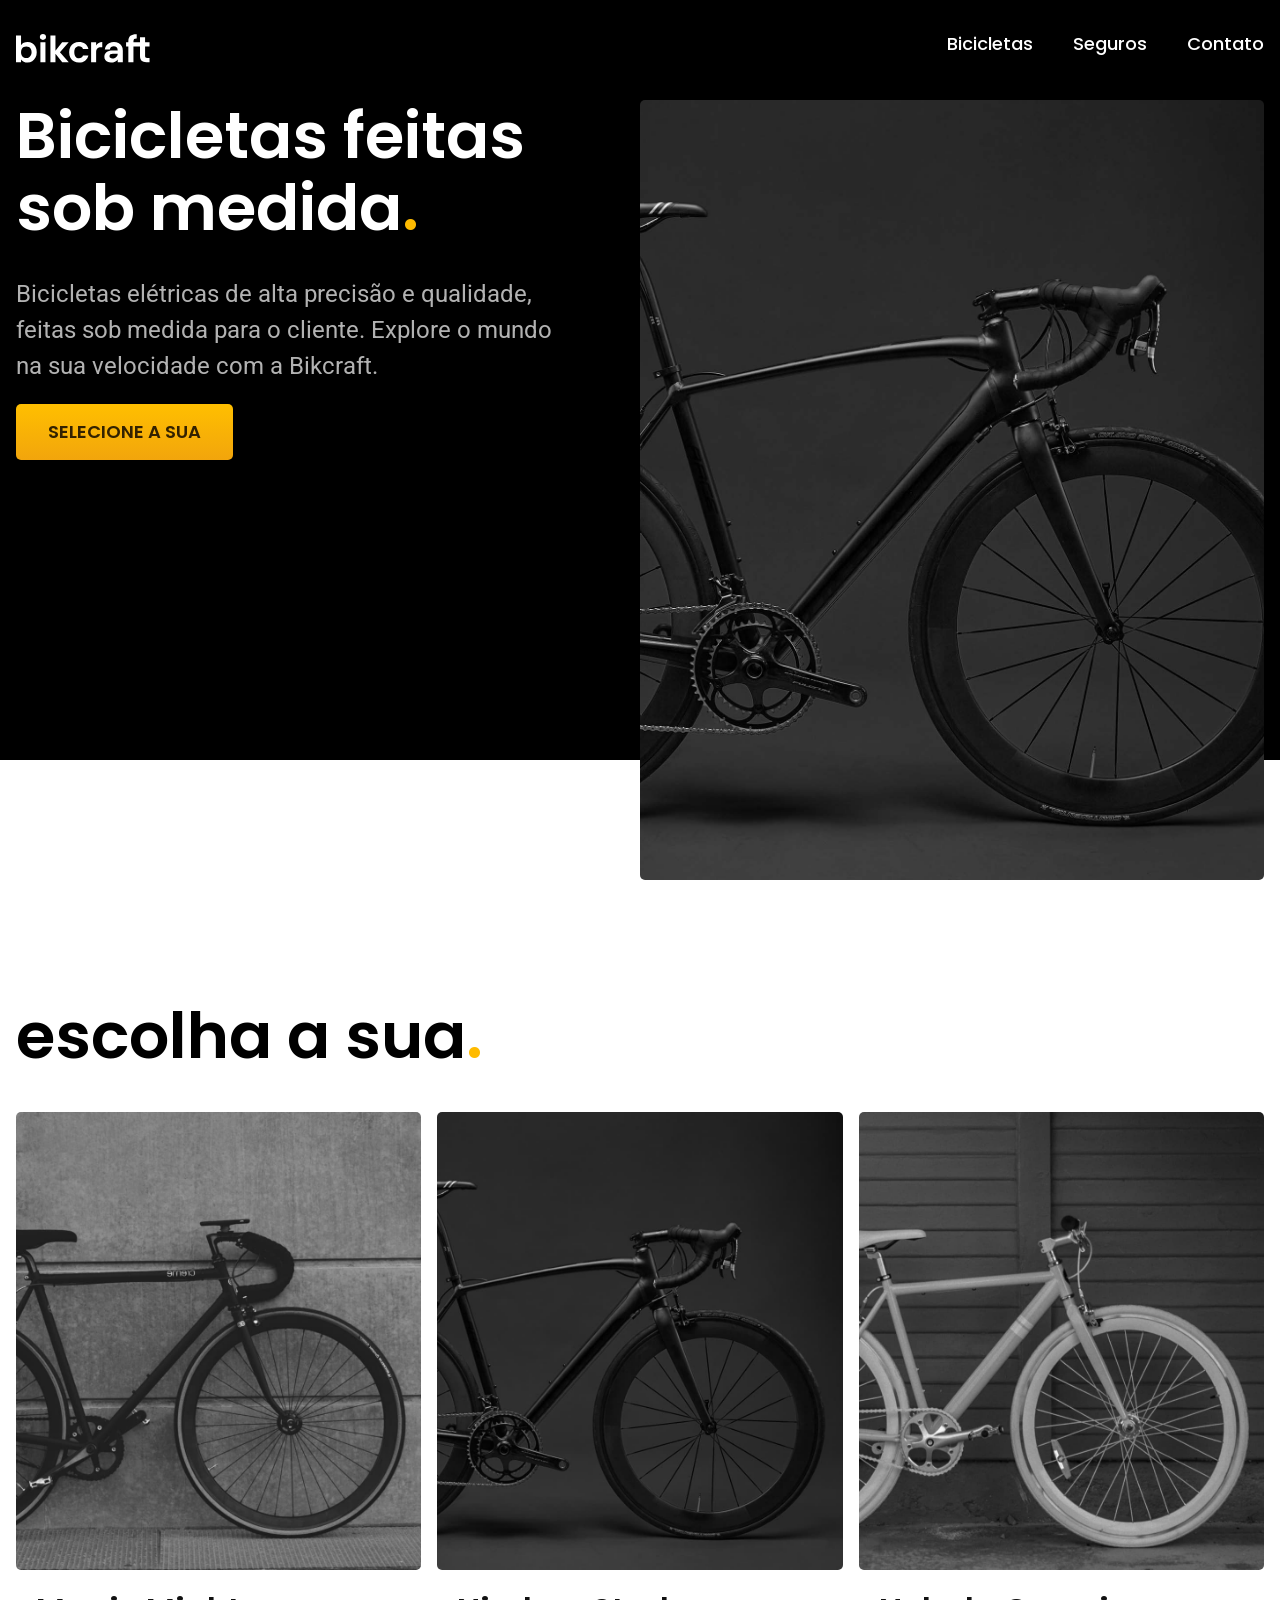
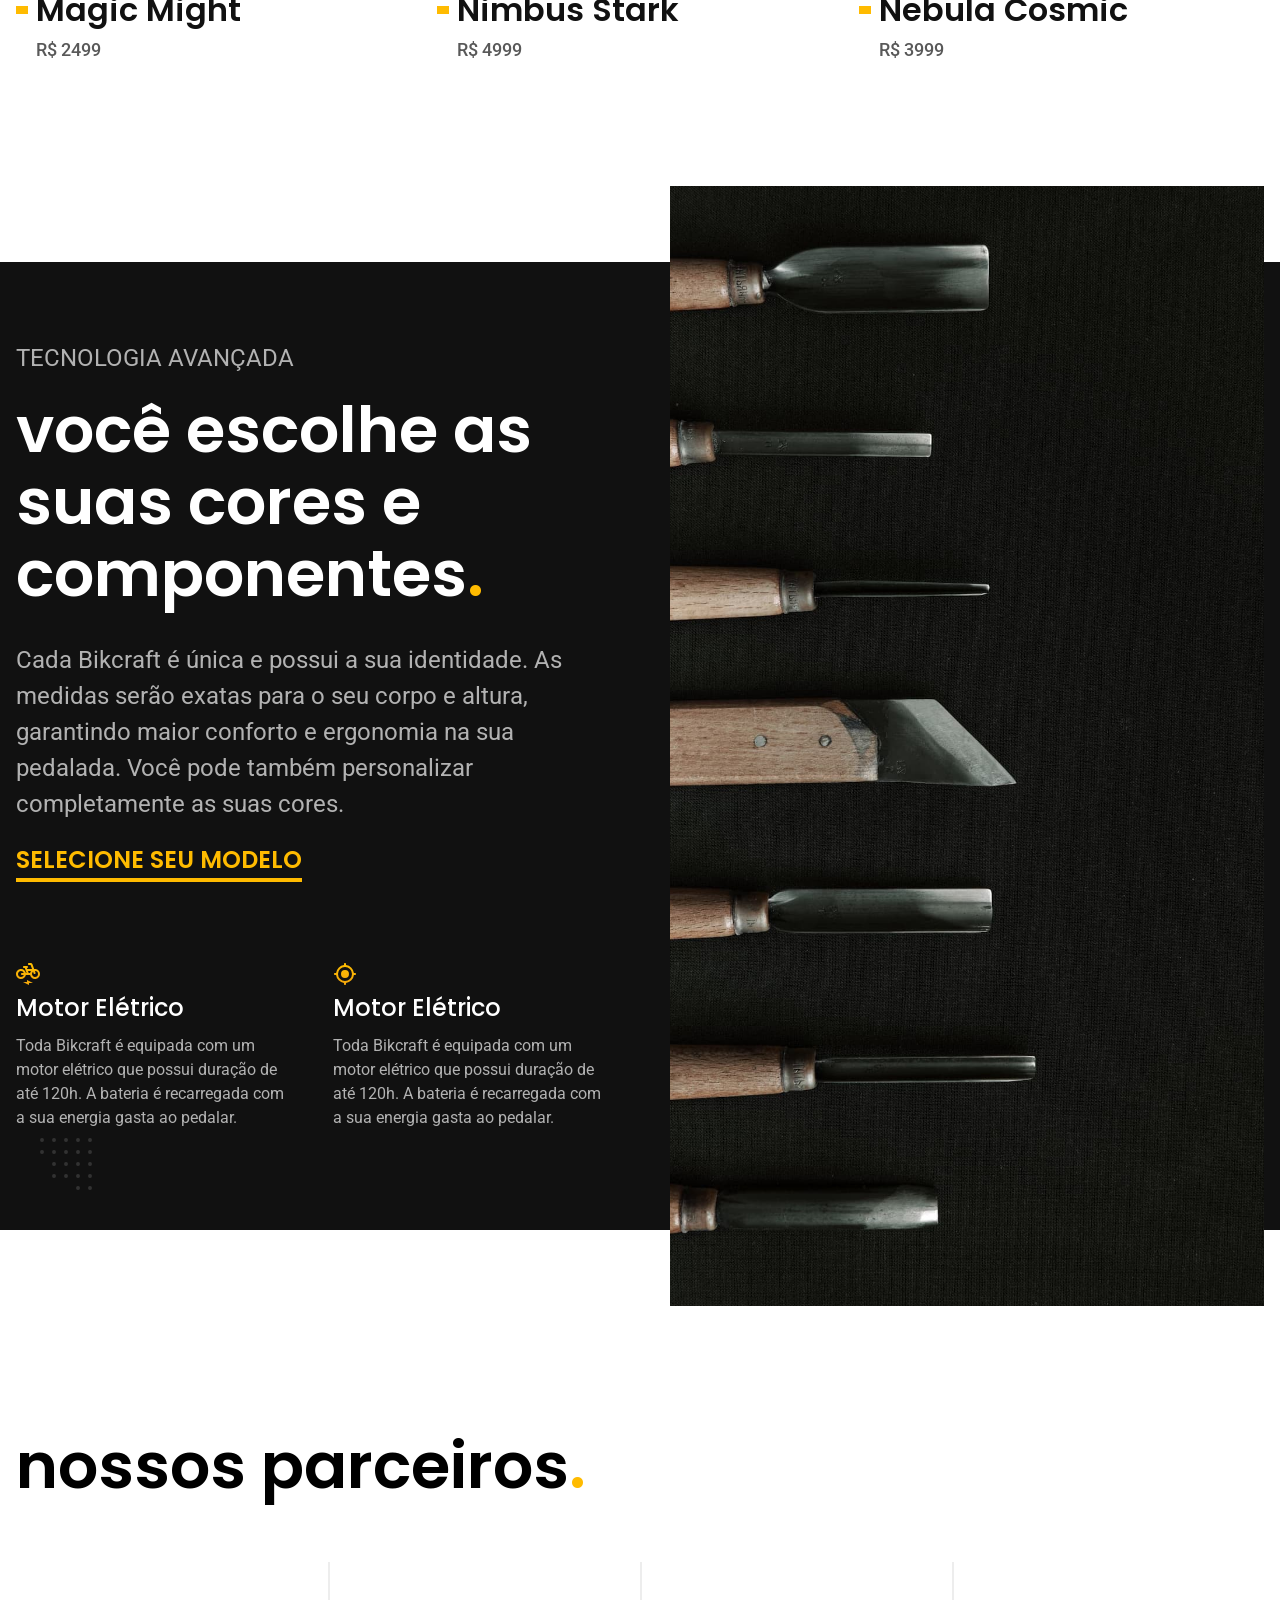
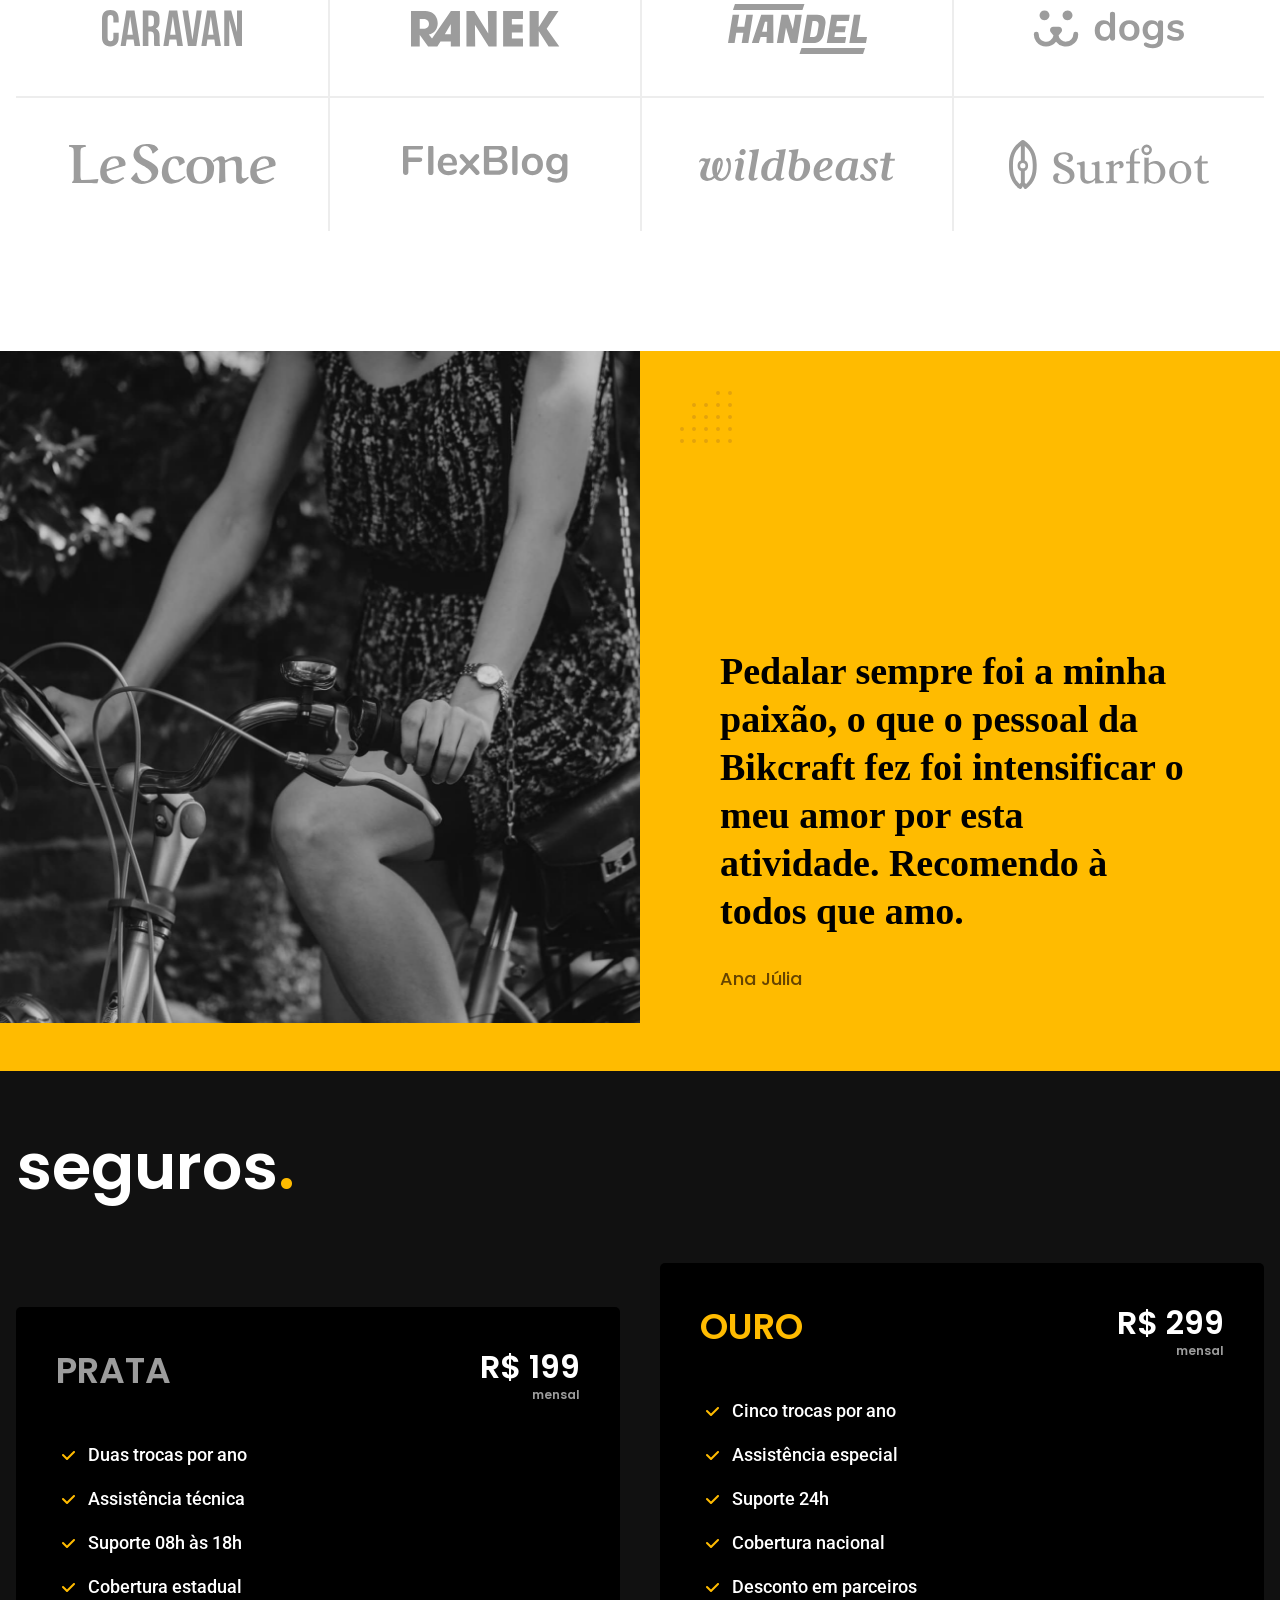
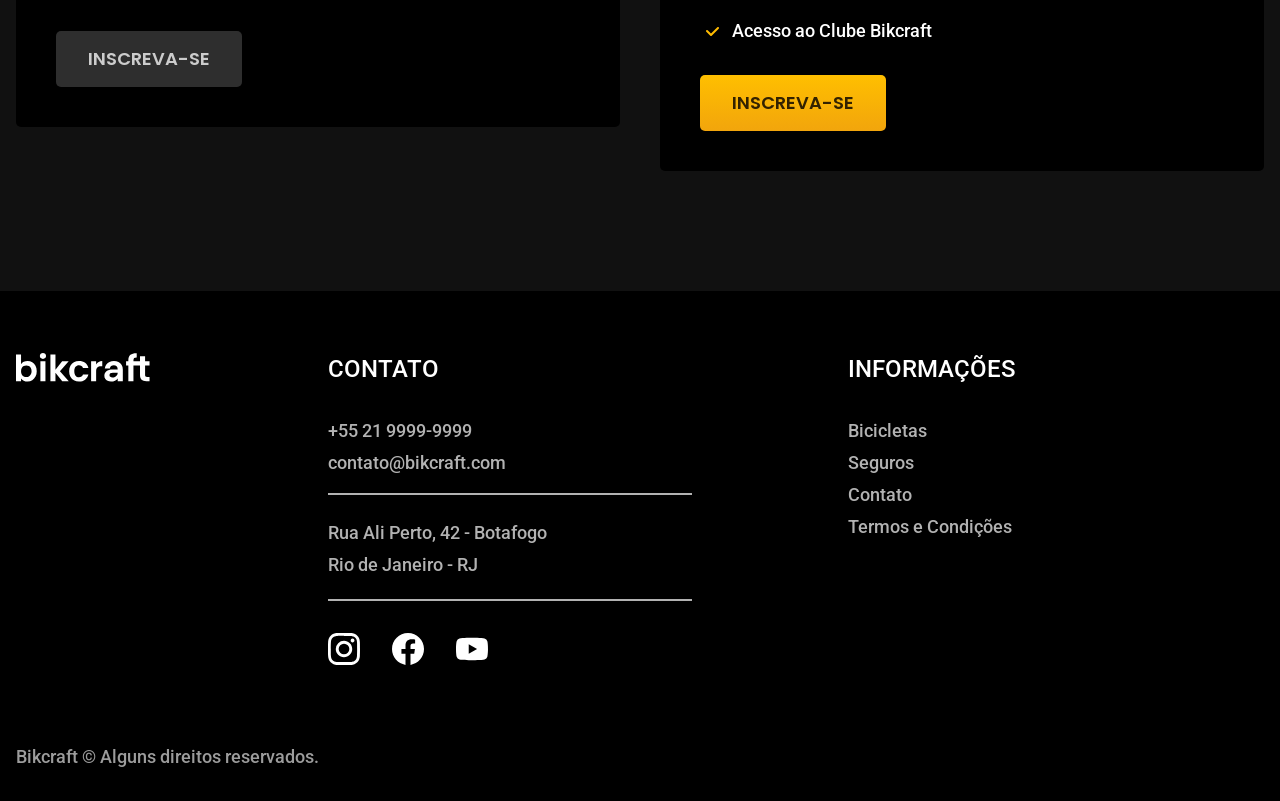
<file: index.html>
<!DOCTYPE html>
<html lang="pt-br">

<head>
  <meta charset="UTF-8">
  <meta name="viewport" content="width=device-width, initial-scale=1.0">
  <title>Bikcraft</title>
  <meta name="description" content="Bicicletas elétricas de alta precisão e qualidade,  feitas sob medida para o cliente. Explore o mundo na sua velocidade com a Bikcraft.">

  <link rel="preconnect" href="https://fonts.googleapis.com">
  <link rel="preconnect" href="https://fonts.gstatic.com" crossorigin>
  <link href="https://fonts.googleapis.com/css2?family=Poppins&family=Roboto:ital,wght@1,100..900&display=swap" rel="stylesheet">
  <link rel="stylesheet" href="css/style.css">
</head>

<body>
  <header class="header-desktop">
    <div class="container row  space-between">
      <a class="header__logo " href="/index.html">
        <img src="/img/bikcraft.svg" alt="logo bikcraft">
      </a>
      <nav class="header__nav">
        <ul class="header__list row gap-40 font-1-m">
          <li class="header__list-itens"><a href="/bicicletas.html">Bicicletas</a></li>
          <li class="header__list-itens"><a href="/seguros.html">Seguros</a></li>
          <li class="header__list-itens"><a href="/contato.html">Contato</a></li>
        </ul>
        <div class="header__hamburguer">
          <span></span>
          <span></span>
        </div>
      </nav>
    </div>
    <!-- <div class="overlay-mobile">
    <div>
      <nav class="header__nav">
        <ul class="header__list">
          <li class="header__list-itens"><a href="/bicicletas.html">Bicicletas</a></li>
          <li class="header__list-itens"><a href="/seguros.html">Seguros</a></li>
          <li class="header__list-itens"><a href="/contato.html">Contato</a></li>
        </ul>
      </nav>
    </div>
  </div> -->
  </header>

  <section class="hero">
    <div class="container row space-between gap-88">
      <div class="hero__div">
        <h1 class="font-1-xxl">Bicicletas feitas sob medida<span>.</span></h1>
        <p class="font-2-l">Bicicletas elétricas de alta precisão e qualidade, feitas sob medida para o cliente. Explore o mundo na sua velocidade com a Bikcraft.</p>
        <a href="" class="btn-gradient">Selecione a sua</a>
      </div>
      <img class="hero-img" src="/img/fotos/introducao.jpg" alt="imagem de uma bicicleta toda preta feita de carbono">
    </div>
  </section>

  <article class="section-bike">
    <div class="container column gap-40">
      <div>
        <h2 class="font-1-xxl">escolha a sua<span>.</span></h2>
      </div>
      <div class="bike__div-cards row gap-16">
        <div class="bike__cards ">
          <a href="http://">
            <div class="bike__cards-img"><img src="/img/bicicletas/magic-home.jpg" alt=""></div>
            <div class="bike__cards-price">
              <h3 class="font-1-xl">Magic Might</h3>
              <p class="font-2-m">R$ 2499</p>
            </div>
          </a>
        </div>

        <div class="bike__cards">
          <a href="http://">
            <div class="bike__cards-img"><img src="/img/bicicletas/nimbus-home.jpg" alt=""></div>
            <div class="bike__cards-price">
              <h3 class="font-1-xl">Nimbus Stark</h3>
              <p class="font-2-m">R$ 4999</p>
            </div>
          </a>
        </div>

        <div class="bike__cards">
          <a href="http://">
            <div class="bike__cards-img"><img src="/img/bicicletas/nebula-home.jpg" alt=""></div>
            <div class="bike__cards-price">
              <h3 class="font-1-xl">Nebula Cosmic</h3>
              <p class="font-2-m">R$ 3999</p>
            </div>
          </a>
        </div>
      </div>
    </div>
  </article>

  <article class="tecnology">
    <div class="container row center gap-60">
      <div class="tecnology__div-text">
        <p class="tecnology__p-uper">Tecnologia Avançada</p>
        <h2 class="font-1-xxl">você escolhe as suas cores e componentes<span>.</span></h2>
        <p class="font-2-l">Cada Bikcraft é única e possui a sua identidade. As medidas serão exatas para o seu corpo e altura, garantindo maior conforto e ergonomia na sua pedalada. Você pode também personalizar completamente as suas cores.</p>
        <a href="" class="btn-underline">Selecione seu modelo</a>
        <div class="row gap-40 start">
          <div class="tecnology__card-qualities">
            <img src="/img/icones/eletrica.svg" alt="">
            <h3 class="font-1-l">Motor Elétrico</h3>
            <p class="font-2-s">Toda Bikcraft é equipada com um motor elétrico que possui duração de até 120h. A bateria é recarregada com a sua energia gasta ao pedalar.</p>
          </div>

          <div class="tecnology__card-qualities">
            <img src="/img/icones/rastreador.svg" alt="">
            <h3 class="font-1-l">Motor Elétrico</h3>
            <p class="font-2-s">Toda Bikcraft é equipada com um motor elétrico que possui duração de até 120h. A bateria é recarregada com a sua energia gasta ao pedalar.</p>
          </div>
        </div>
      </div>
      <div class="tecnology__img">
        <img src="/img/fotos/tecnologia.jpg" alt="imagem de uma bicicleta toda preta feita de carbono">
      </div>
    </div>
  </article>

  <section class="partnes" aria-label="Nossos parceiros">
    <div class="container">
      <div>
        <h2 class="font-1-xxl">nossos parceiros<span>.</span></h2>
      </div>
      <ul>
        <li><img src="/img/parceiros/caravan.svg" alt="caravan"></li>
        <li><img src="/img/parceiros/ranek.svg" alt="ranek"></li>
        <li><img src="/img/parceiros/handel.svg" alt="handel"></li>
        <li><img src="/img/parceiros/dogs.svg" alt="dogs"></li>
        <li><img src="/img/parceiros/lescone.svg" alt="lescone"></li>
        <li><img src="/img/parceiros/flexblog.svg" alt="caravan"></li>
        <li><img src="/img/parceiros/wildbeast.svg" alt="wildbeast"></li>
        <li><img src="/img/parceiros/surfbot.svg" alt="surfbot"></li>
      </ul>
    </div>
  </section>

  <section class="testimonials" aria-label="Depoimento">
    <div class="testimonials__img"><img src="/img/fotos/depoimento.jpg" alt="mulher pedalando"></div>
    <div class="container column end">
      <div class="column testimonials__div">
        <p>Pedalar sempre foi a minha paixão, o que o pessoal da Bikcraft fez foi intensificar o meu amor por esta atividade. Recomendo à todos que amo.</p>
        <span class="font-1-m">Ana Júlia</span>
      </div>
    </div>
  </section>

  <article class="insurance">
    <div class="container">
      <div>
        <h2 class="font-1-xxl g0">seguros<span>.</span></h2>
      </div>

      <div class="insurance__cards-price row gap-40 center">

        <div class="insurance__price column gap-40">
          <div class="row space-between">
            <h3 class="g6">PRATA</h3>
            <span class="font-1-xl g0">R$ 199</span>
          </div>
          <div class="column gap-32 start">
            <ul class="font-2-m g0 gap-20 column">
              <li>Duas trocas por ano</li>
              <li>Assistência técnica</li>
              <li>Suporte 08h às 18h</li>
              <li>Cobertura estadual</li>
            </ul>
            <a href="http://" class="btn-insurance-silver">INSCREVA-SE</a>
          </div>
        </div>

        <div class="insurance__price column gap-40">
          <div class="row space-between">
            <h3 class="p5">OURO</h3>
            <span class="font-1-xl g0">R$ 299</span>
          </div>
          <div class="column gap-32 start">
            <ul class="font-2-m g0 gap-20 column ">
              <li>Cinco trocas por ano</li>
              <li>Assistência especial</li>
              <li>Suporte 24h</li>
              <li>Cobertura nacional</li>
              <li>Desconto em parceiros</li>
              <li>Acesso ao Clube Bikcraft</li>
            </ul>
            <a href="http://" class="btn-gradient">INSCREVA-SE</a>
          </div>
        </div>

      </div>
    </div>
  </article>

  <footer>
    <div class="container">
      <div>
        <img src="/img/bikcraft.svg" alt="logo bikcraft">
      </div>
      <div class="footer__contact column gap-32">
        <h3 class="font-2-l-b g0 uppercase">Contato</h3>
        <ul class="font-2-m g5 column gap-8">
          <li>+55 21 9999-9999</li>
          <li>contato@bikcraft.com</li>
          <li>Rua Ali Perto, 42 - Botafogo</li>
          <li>Rio de Janeiro - RJ</li>
        </ul>
        <div class="social-icons row gap-32">
          <img src="/img/redes/instagram.svg" alt="">
          <img src="/img/redes/facebook.svg" alt="">
          <img src="/img/redes/youtube.svg" alt="">
        </div>
      </div>
      <div class="column gap-32">
        <h3 class="font-2-l-b uppercase g0">Informações</h3>
        <nav>
          <ul class="font-2-m g5 column gap-8">
            <li><a href="./bicicletas.html">Bicicletas</a></li>
            <li><a href="./seguros.html">Seguros</a></li>
            <li><a href="./contato.html">Contato</a></li>
            <li><a href="./termos.html">Termos e Condições</a></li>
          </ul>
        </nav>
      </div>
      <div class="footer__politicas">
        <p class="font-2-m g6">Bikcraft © Alguns direitos reservados.</p>
      </div>
    </div>
  </footer>
</body>

</html>
</file>
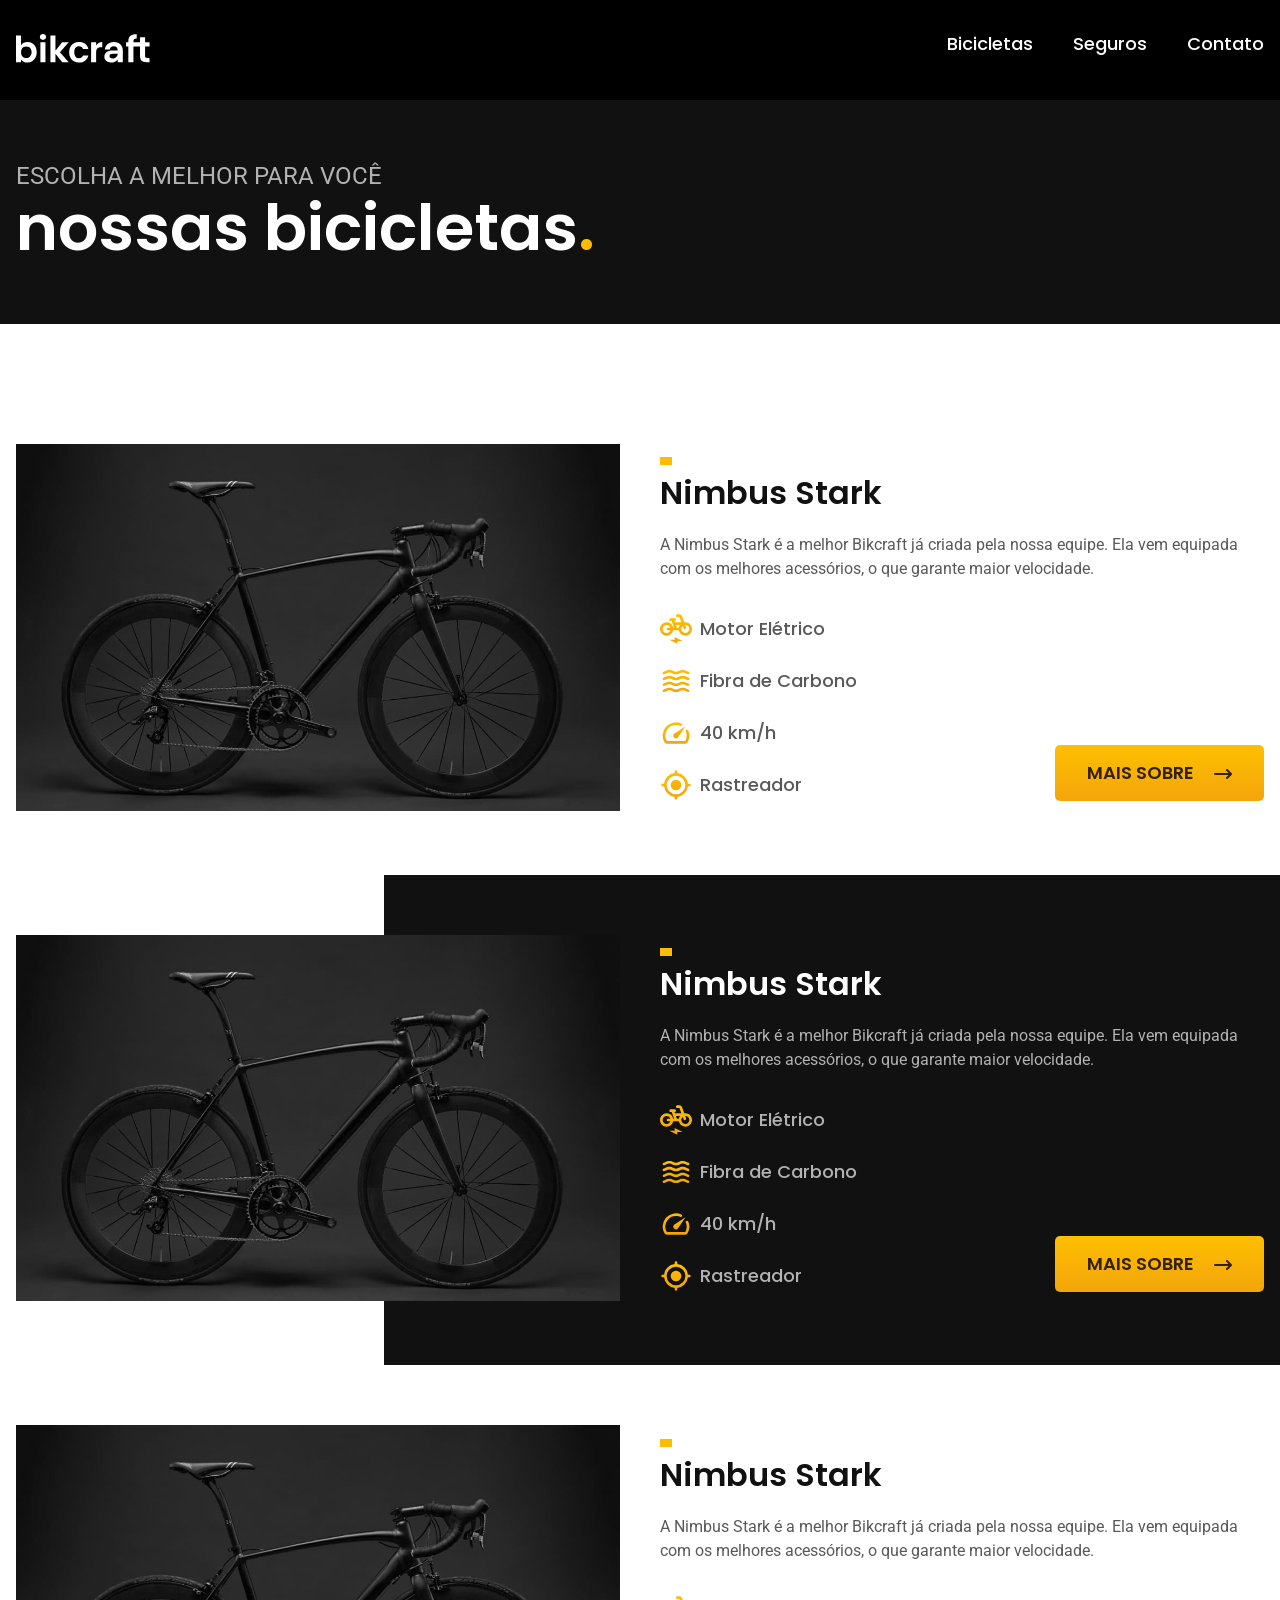
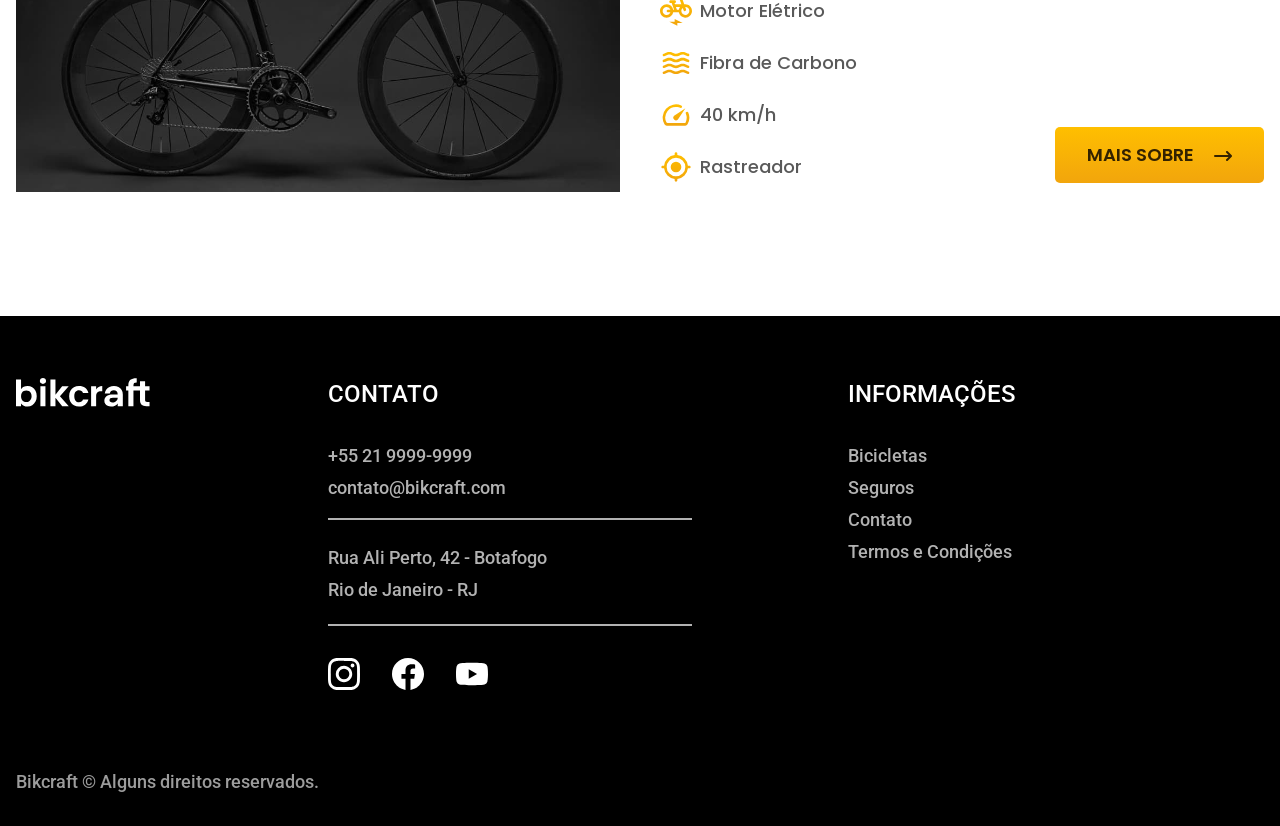
<file: bicicletas.html>
<!DOCTYPE html>
<html lang="pt-br">

<head>
  <meta charset="UTF-8">
  <meta name="viewport" content="width=device-width, initial-scale=1.0">
  <title>Bikcraft</title>
  <meta name="description" content="">

  <link rel="preconnect" href="https://fonts.googleapis.com">
  <link rel="preconnect" href="https://fonts.gstatic.com" crossorigin>
  <link href="https://fonts.googleapis.com/css2?family=Poppins&family=Roboto:ital,wght@1,100..900&display=swap" rel="stylesheet">
  <link rel="stylesheet" href="css/style.css">
</head>

<body>
  <header class="header-desktop">
    <div class="container row  space-between">
      <a class="header__logo " href="/index.html">
        <img src="/img/bikcraft.svg" alt="logo bikcraft">
      </a>
      <nav class="header__nav">
        <ul class="header__list row gap-40 font-1-m">
          <li class="header__list-itens"><a href="/bicicletas.html">Bicicletas</a></li>
          <li class="header__list-itens"><a href="/seguros.html">Seguros</a></li>
          <li class="header__list-itens"><a href="/contato.html">Contato</a></li>
        </ul>
        <div class="header__hamburguer">
          <span></span>
          <span></span>
        </div>
      </nav>
    </div>
    <!-- <div class="overlay-mobile">
    <div>
      <nav class="header__nav">
        <ul class="header__list">
          <li class="header__list-itens"><a href="/bicicletas.html">Bicicletas</a></li>
          <li class="header__list-itens"><a href="/seguros.html">Seguros</a></li>
          <li class="header__list-itens"><a href="/contato.html">Contato</a></li>
        </ul>
      </nav>
    </div>
  </div> -->
  </header>

  <section class="hero--bike">
    <div class="container">
      <div>
        <p class="tecnology__p-uper">Escolha a melhor para você</p>
        <h2 class="font-1-xxl g0">nossas bicicletas<span>.</span></h2>
      </div>
    </div>
  </section>

  <section class="informations-bike column gap-60">
    <!-- CARD 1 -->
    <div class="informations__card-bike container gap-40">
      <div><img src="/img/bicicletas/nimbus.jpg" alt=""></div>
      <div class="informations__text column gap-32">
        <div class="column gap-20">
          <h3 class=" font-1-xl g11">Nimbus Stark</h3>
          <p class="font-2-s g8">A Nimbus Stark é a melhor Bikcraft já criada pela nossa equipe. Ela vem equipada com os melhores acessórios, o que garante maior velocidade.</p>
        </div>
        <div class="row space-between end">
          <ul class="column gap-20 font-1-m g8">
            <li><img src="/img/icones/eletrica.svg" alt="">Motor Elétrico</li>
            <li><img src="/img/icones/carbono.svg" alt="">Fibra de Carbono</li>
            <li><img src="/img/icones/velocidade.svg" alt="">40 km/h</li>
            <li><img src="/img/icones/rastreador.svg" alt="">Rastreador</li>
          </ul>
          <a href="" class="btn-gradient">Mais Sobre
            <span class="">
              <img class="btn-gradient__arrow" src="/img/icones/seta.svg" alt="">
            </span>
          </a>
        </div>
      </div>
    </div>

    <!-- CARD 2 -->
    <div class="bg__card-bike">
      <div class="informations__card-bike container gap-40">
        <div><img src="/img/bicicletas/nimbus.jpg" alt=""></div>
        <div class="informations__text column gap-32">
          <div class="column gap-20">
            <h3 class=" font-1-xl g0">Nimbus Stark</h3>
            <p class="font-2-s g5">A Nimbus Stark é a melhor Bikcraft já criada pela nossa equipe. Ela vem equipada com os melhores acessórios, o que garante maior velocidade.</p>
          </div>
          <div class="row space-between end">
            <ul class="column gap-20 font-1-m g5">
              <li><img src="/img/icones/eletrica.svg" alt="">Motor Elétrico</li>
              <li><img src="/img/icones/carbono.svg" alt="">Fibra de Carbono</li>
              <li><img src="/img/icones/velocidade.svg" alt="">40 km/h</li>
              <li><img src="/img/icones/rastreador.svg" alt="">Rastreador</li>
            </ul>
            <a href="" class="btn-gradient">Mais Sobre
              <span class="">
                <img class="btn-gradient__arrow" src="/img/icones/seta.svg" alt="">
              </span>
            </a>
          </div>
        </div>
      </div>
    </div>
    <!-- CARD 3 -->
    <div class="informations__card-bike container gap-40">
      <div><img src="/img/bicicletas/nimbus.jpg" alt=""></div>
      <div class="informations__text column gap-32">
        <div class="column gap-20">
          <h3 class=" font-1-xl g11">Nimbus Stark</h3>
          <p class="font-2-s g8">A Nimbus Stark é a melhor Bikcraft já criada pela nossa equipe. Ela vem equipada com os melhores acessórios, o que garante maior velocidade.</p>
        </div>
        <div class="row space-between end">
          <ul class="column gap-20 font-1-m g8">
            <li><img src="/img/icones/eletrica.svg" alt="">Motor Elétrico</li>
            <li><img src="/img/icones/carbono.svg" alt="">Fibra de Carbono</li>
            <li><img src="/img/icones/velocidade.svg" alt="">40 km/h</li>
            <li><img src="/img/icones/rastreador.svg" alt="">Rastreador</li>
          </ul>
          <a href="" class="btn-gradient">Mais Sobre
            <span class="">
              <img class="btn-gradient__arrow" src="/img/icones/seta.svg" alt="">
            </span>
          </a>
        </div>
      </div>
    </div>
  </section>

  <footer>
    <div class="container">
      <div>
        <img src="/img/bikcraft.svg" alt="logo bikcraft">
      </div>
      <div class="footer__contact column gap-32">
        <h3 class="font-2-l-b g0 uppercase">Contato</h3>
        <ul class="font-2-m g5 column gap-8">
          <li>+55 21 9999-9999</li>
          <li>contato@bikcraft.com</li>
          <li>Rua Ali Perto, 42 - Botafogo</li>
          <li>Rio de Janeiro - RJ</li>
        </ul>
        <div class="social-icons row gap-32">
          <img src="/img/redes/instagram.svg" alt="">
          <img src="/img/redes/facebook.svg" alt="">
          <img src="/img/redes/youtube.svg" alt="">
        </div>
      </div>
      <div class="column gap-32">
        <h3 class="font-2-l-b uppercase g0">Informações</h3>
        <nav>
          <ul class="font-2-m g5 column gap-8">
            <li><a href="./bicicletas.html">Bicicletas</a></li>
            <li><a href="./seguros.html">Seguros</a></li>
            <li><a href="./contato.html">Contato</a></li>
            <li><a href="./termos.html">Termos e Condições</a></li>
          </ul>
        </nav>
      </div>
      <div class="footer__politicas">
        <p class="font-2-m g6">Bikcraft © Alguns direitos reservados.</p>
      </div>
    </div>
  </footer>
</body>

</html>
</file>
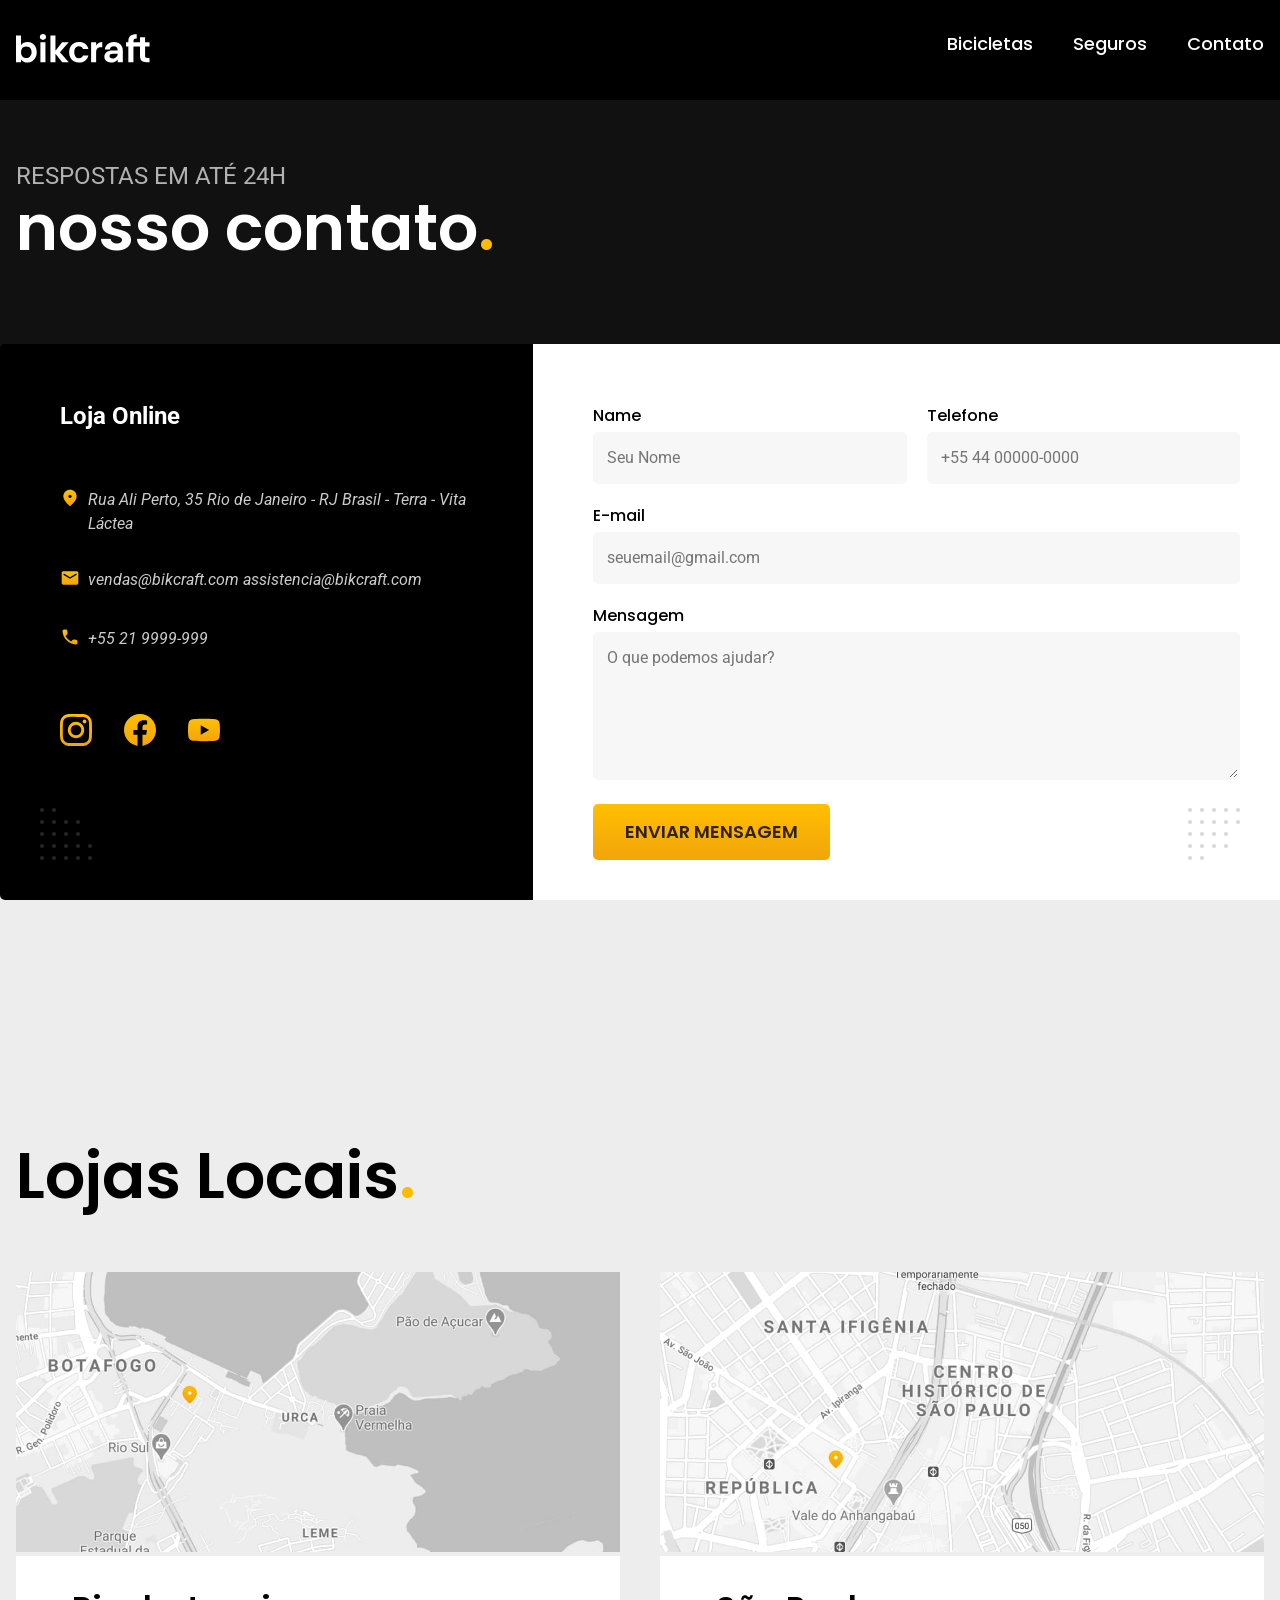
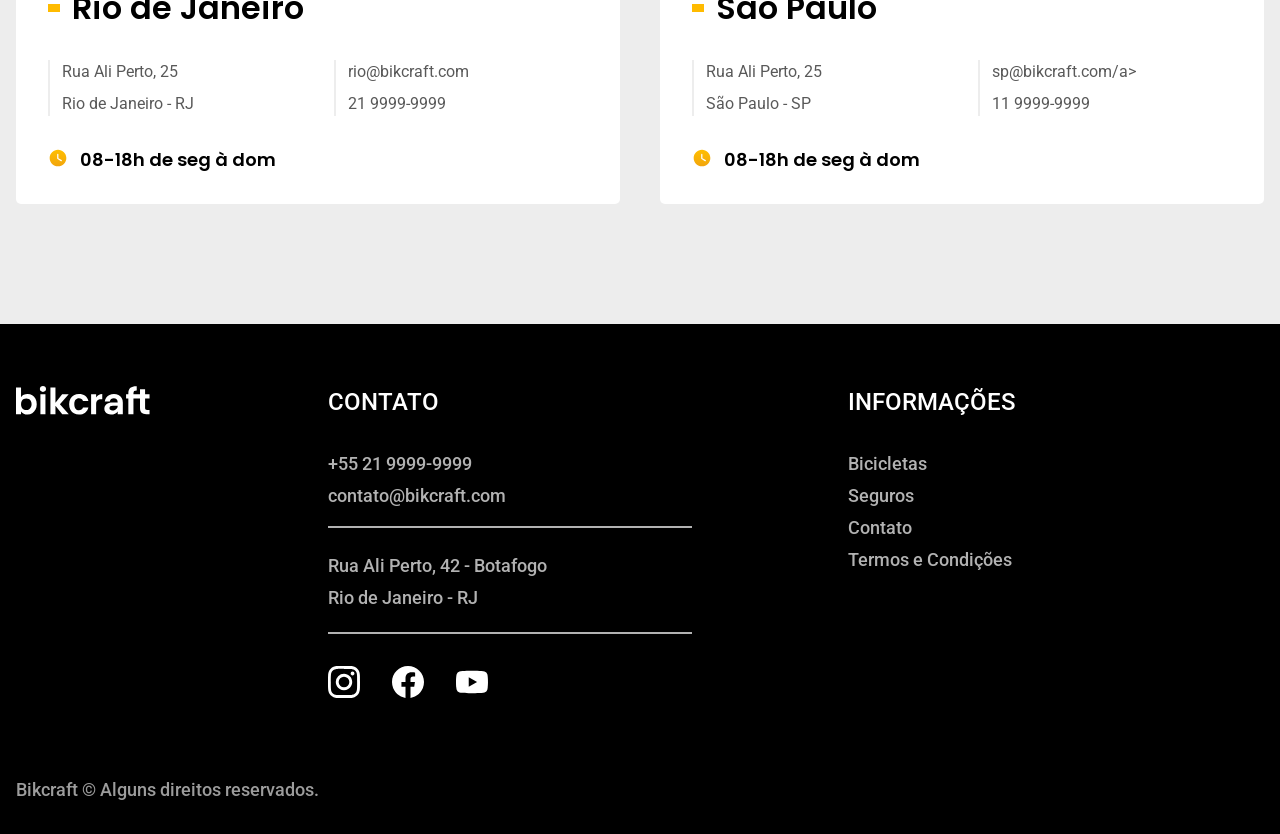
<file: contato.html>
<!DOCTYPE html>
<html lang="pt-br">

<head>
  <meta charset="UTF-8">
  <meta name="viewport" content="width=device-width, initial-scale=1.0">
  <title>Bikcraft</title>
  <meta name="description" content="Bicicletas elétricas de alta precisão e qualidade,  feitas sob medida para o cliente. Explore o mundo na sua velocidade com a Bikcraft.">

  <link rel="preconnect" href="https://fonts.googleapis.com">
  <link rel="preconnect" href="https://fonts.gstatic.com" crossorigin>
  <link href="https://fonts.googleapis.com/css2?family=Poppins&family=Roboto:ital,wght@1,100..900&display=swap" rel="stylesheet">
  <link rel="stylesheet" href="css/style.css">
</head>

<body id="contato">
  <header class="header-desktop">
    <div class="container row  space-between">
      <a class="header__logo " href="/index.html">
        <img src="/img/bikcraft.svg" alt="logo bikcraft">
      </a>
      <nav class="header__nav">
        <ul class="header__list row gap-40 font-1-m">
          <li class="header__list-itens"><a href="/bicicletas.html">Bicicletas</a></li>
          <li class="header__list-itens"><a href="/seguros.html">Seguros</a></li>
          <li class="header__list-itens"><a href="/contato.html">Contato</a></li>
        </ul>
        <div class="header__hamburguer">
          <span></span>
          <span></span>
        </div>
      </nav>
    </div>
    <!-- <div class="overlay-mobile">
    <div>
      <nav class="header__nav">
        <ul class="header__list">
          <li class="header__list-itens"><a href="/bicicletas.html">Bicicletas</a></li>
          <li class="header__list-itens"><a href="/seguros.html">Seguros</a></li>
          <li class="header__list-itens"><a href="/contato.html">Contato</a></li>
        </ul>
      </nav>
    </div>
  </div> -->
  </header>


  <section class="bg-termos-contato">
    <div class="container">
      <p class="tecnology__p-uper">respostas em até 24h</p>
      <h1 class="font-1-xxl g0">nosso contato<span>.</span></h1>
    </div>
  </section>

  <div class="container row content-contact">
    <section class="contact" aria-label="Contato">
      <div class="column gap-60 font-2-s g0">
        <h2>Loja Online</h2>

        <div>
          <address class="column gap-32">
            <div class="row gap-8">
              <div><img src="./img/icones/local.svg" alt=""></div>
              <a href="">Rua Ali Perto, 35 Rio de Janeiro - RJ Brasil - Terra - Vita Láctea</a>
            </div>
            <div class="row gap-8">
              <div><img src="./img/icones/email.svg" alt=""></div>
              <div>
                <a href="mailto:vendas@bikcraft.com">vendas@bikcraft.com</a>
                <a href="mailto:assistencia@bikcraft.com">assistencia@bikcraft.com</a>
              </div>
            </div>
            <div class="row gap-8">
              <div><img src="./img/icones/telefone.svg" alt=""></div>
              <a href="tel:+55219999999">+55 21 9999-999</a>
            </div>
          </address>
        </div>

        <div class="social-icons row gap-32">
          <img src="/img/redes/instagram-p.svg" alt="">
          <img src="/img/redes/facebook-p.svg" alt="">
          <img src="/img/redes/youtube-p.svg" alt="">
        </div>
      </div>
    </section>
    <section class="contact-forms" aria-label="Formulário">
      <form action="./contato.html" class="forms">
        <div>
          <label for="nome">Name</label>
          <input type="text" id="name" name="nome" placeholder="Seu Nome">
        </div>
        <div>
          <label for="telefone">Telefone</label>
          <input type="text" id="telefone" name="telefone" placeholder="+55 44 00000-0000">
        </div>
        <div class="spanded-col2">
          <label for="email">E-mail</label>
          <input type="email" id="email" name="email" placeholder="seuemail@gmail.com">
        </div>
        <div class="spanded-col2">
          <label for="mensagem">Mensagem</label>
          <textarea rows="5" name="mensagem" id="mensagem" placeholder="O que podemos ajudar?"></textarea>
        </div>
        <div>
          <button class="btn-gradient">Enviar Mensagem</button>
        </div>
      </form>
    </section>
  </div>

  <section class="store">
    <div class="container column gap-60">
      <h2 class="font-1-xxl g12">Lojas Locais<span>.</span></h2>
      <div class="row gap-40">
        <div class="store-cards">
          <div>
            <div><img src="./img/lojas/rj.jpg" alt=""></div>
          </div>
          <div class="store-informations">
            <h3 class="spanded-col2 row font-1-xl">Rio de Janeiro</h3>
            <div class="column gap-8 font-2-s store-contato g8">
              <p>Rua Ali Perto, 25</p>
              <p>Rio de Janeiro - RJ</p>
            </div>
            <div class="column gap-8 font-2-s store-contato ">
              <a class="g8" href="mailto:rio@bikcraft.com">rio@bikcraft.com</a>
              <a class="g8" href="tel:+21 9999-9999">21 9999-9999</a>
            </div>
            <div class="row gap-12 spanded-col2">
              <div><img src="./img/icones/horario.svg" alt=""></div>
              <p class="font-1-m-b">08-18h de seg à dom</p>
            </div>
          </div>
        </div>

        <div class="store-cards">
          <div>
            <div><img src="./img/lojas/sp.jpg" alt=""></div>
          </div>
          <div class="store-informations">
            <h3 class="spanded-col2 row font-1-xl">São Paulo</h3>
            <div class="column gap-8 font-2-s store-contato g8">
              <p>Rua Ali Perto, 25</p>
              <p>São Paulo - SP</p>
            </div>
            <div class="column gap-8 font-2-s store-contato ">
              <a class="g8" href="mailto:rio@bikcraft.com">sp@bikcraft.com/a>
                <a class="g8" href="tel:+21 9999-9999">11 9999-9999</a>
            </div>
            <div class="row gap-12 spanded-col2">
              <div><img src="./img/icones/horario.svg" alt=""></div>
              <p class="font-1-m-b">08-18h de seg à dom</p>
            </div>
          </div>
        </div>
      </div>
    </div>
  </section>

  <footer>
    <div class="container">
      <div>
        <img src="/img/bikcraft.svg" alt="logo bikcraft">
      </div>
      <div class="footer__contact column gap-32">
        <h3 class="font-2-l-b g0 uppercase">Contato</h3>
        <ul class="font-2-m g5 column gap-8">
          <li>+55 21 9999-9999</li>
          <li>contato@bikcraft.com</li>
          <li>Rua Ali Perto, 42 - Botafogo</li>
          <li>Rio de Janeiro - RJ</li>
        </ul>
        <div class="social-icons row gap-32">
          <img src="/img/redes/instagram.svg" alt="">
          <img src="/img/redes/facebook.svg" alt="">
          <img src="/img/redes/youtube.svg" alt="">
        </div>
      </div>
      <div class="column gap-32">
        <h3 class="font-2-l-b uppercase g0">Informações</h3>
        <nav>
          <ul class="font-2-m g5 column gap-8">
            <li><a href="./bicicletas.html">Bicicletas</a></li>
            <li><a href="./seguros.html">Seguros</a></li>
            <li><a href="./contato.html">Contato</a></li>
            <li><a href="./termos.html">Termos e Condições</a></li>
          </ul>
        </nav>
      </div>
      <div class="footer__politicas">
        <p class="font-2-m g6">Bikcraft © Alguns direitos reservados.</p>
      </div>
    </div>
  </footer>

</body>

</html>
</file>
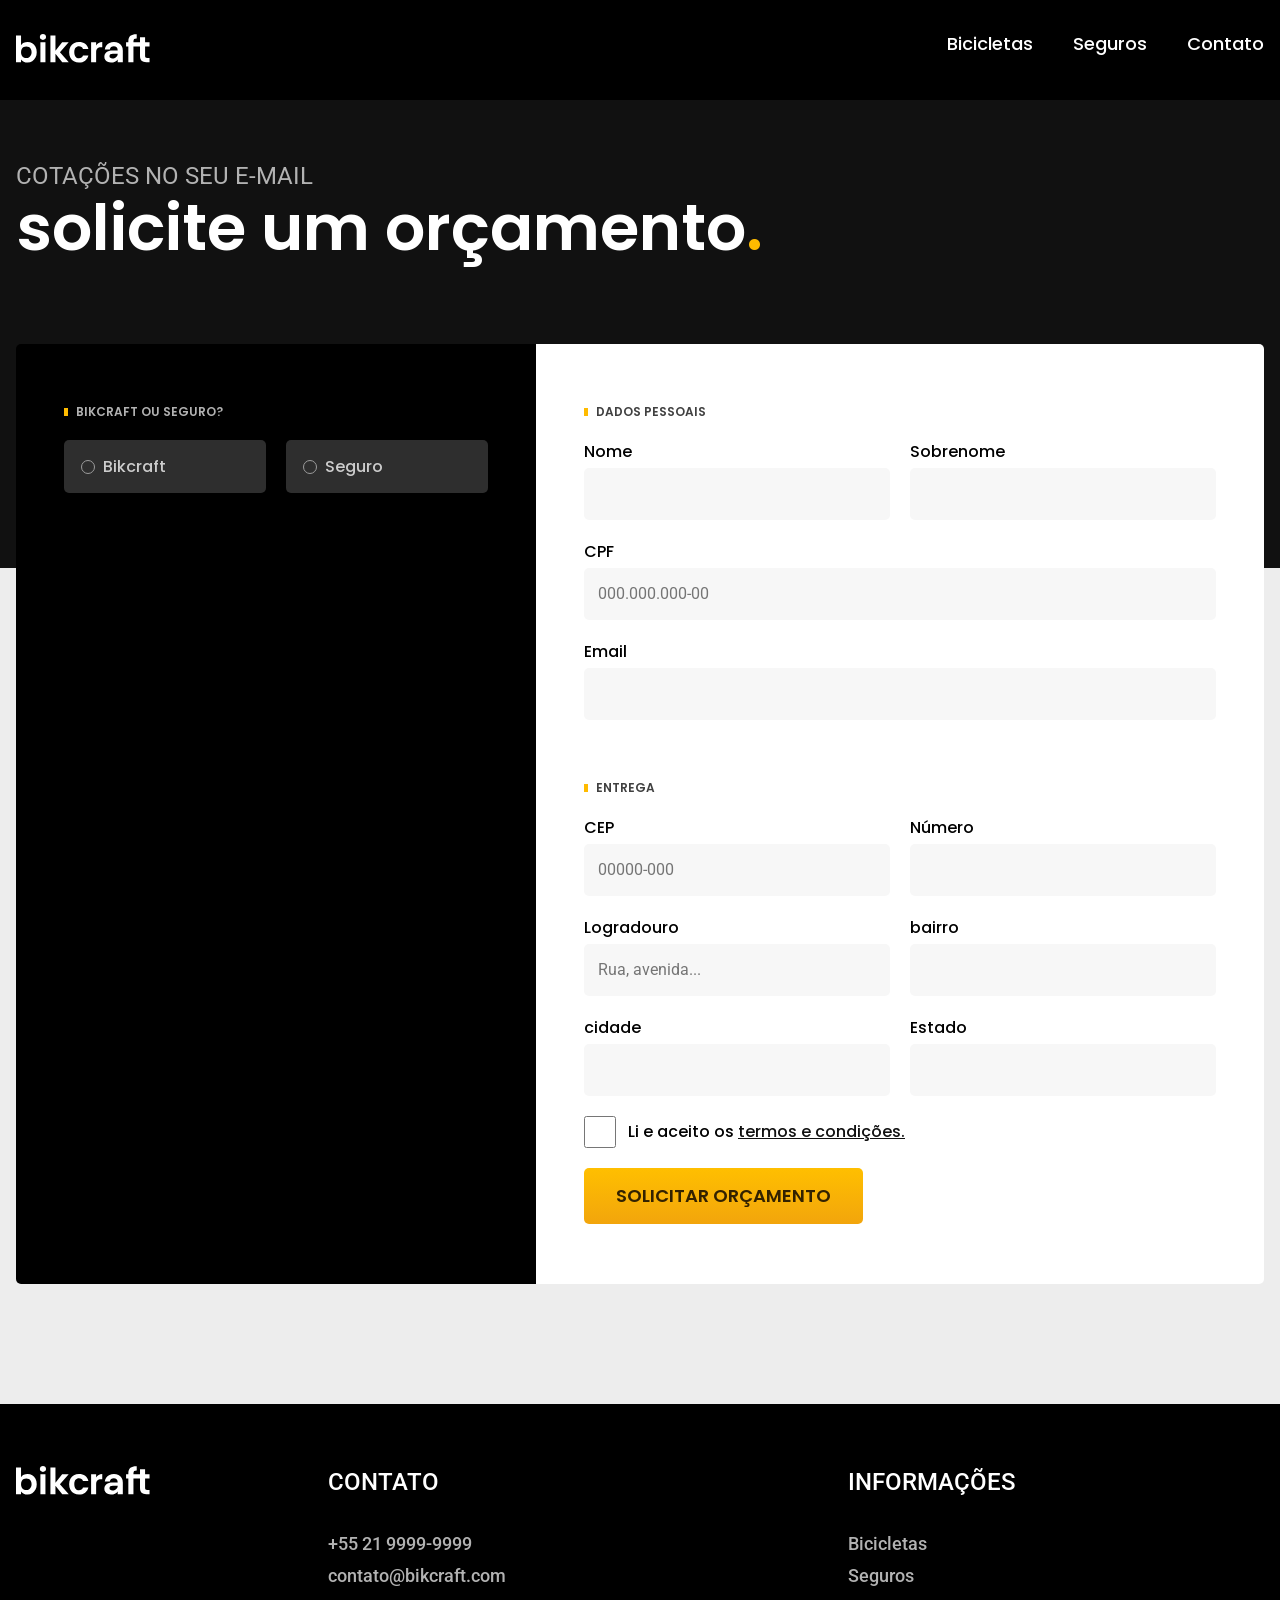
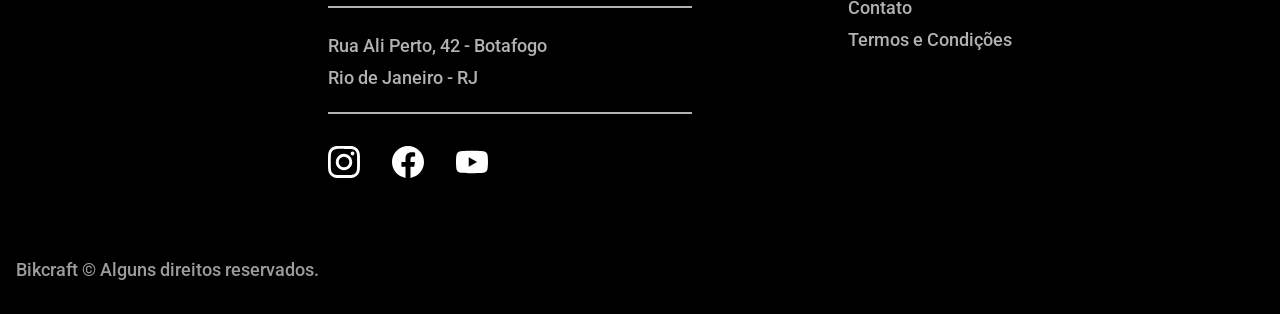
<file: orcamento.html>
<!DOCTYPE html>
<html lang="pt-br">

<head>
  <meta charset="UTF-8">
  <meta name="viewport" content="width=device-width, initial-scale=1.0">
  <title>Bikcraft</title>
  <meta name="description" content="Bicicletas elétricas de alta precisão e qualidade,  feitas sob medida para o cliente. Explore o mundo na sua velocidade com a Bikcraft.">

  <link rel="preconnect" href="https://fonts.googleapis.com">
  <link rel="preconnect" href="https://fonts.gstatic.com" crossorigin>
  <link href="https://fonts.googleapis.com/css2?family=Poppins&family=Roboto:ital,wght@1,100..900&display=swap" rel="stylesheet">
  <link rel="stylesheet" href="css/style.css">
</head>

<body id="contato">
  <header class="header-desktop">
    <div class="container row  space-between">
      <a class="header__logo " href="/index.html">
        <img src="/img/bikcraft.svg" alt="logo bikcraft">
      </a>
      <nav class="header__nav">
        <ul class="header__list row gap-40 font-1-m">
          <li class="header__list-itens"><a href="/bicicletas.html">Bicicletas</a></li>
          <li class="header__list-itens"><a href="/seguros.html">Seguros</a></li>
          <li class="header__list-itens"><a href="/contato.html">Contato</a></li>
        </ul>
        <div class="header__hamburguer">
          <span></span>
          <span></span>
        </div>
      </nav>
    </div>
    <!-- <div class="overlay-mobile">
    <div>
      <nav class="header__nav">
        <ul class="header__list">
          <li class="header__list-itens"><a href="/bicicletas.html">Bicicletas</a></li>
          <li class="header__list-itens"><a href="/seguros.html">Seguros</a></li>
          <li class="header__list-itens"><a href="/contato.html">Contato</a></li>
        </ul>
      </nav>
    </div>
  </div> -->
  </header>


  <section class="bg-termos">
    <div class="container">
      <p class="tecnology__p-uper">Cotações no seu e-mail</p>
      <h1 class="font-1-xxl g0">solicite um orçamento<span>.</span></h1>
    </div>
  </section>

  <section class="orcamento">
    <div class="container">
      <form action="./orcamento.html" class="orcamento-content">
        <div class="orcamento-conteudo ">
          <h2 class="font-1-xs g5 uppercase">Bikcraft ou Seguro?</h2>
          <input type="radio" name="tipo" value="bikcraft" id="bikcraft">
          <label for="bikcraft">Bikcraft</label>

          <input type="radio" name="tipo" value="seguro" id="seguro">
          <label for="seguro">Seguro</label>

          <div id="orcamento-bikcraft">
            <h2 class="font-1-l g0">Escolha a Sua</h2>

            <input type="radio" name="bike" value="nimbus" id="nimbus">
            <label for="nimbus">Nimbus Stark <span>R$ 4999</span></label>
            <div class="bike-specifications">
              <ul class="column gap-8 g8 font-1-s">
                <li><img src="./img/icones/eletrica.svg" alt="">Motor Elétrico</li>
                <li><img src="./img/icones/carbono.svg" alt="">Fibra de Carbono</li>
                <li><img src="./img/icones/velocidade.svg" alt="">40 km/h</li>
                <li><img src="./img/icones/rastreador.svg" alt="">Rastreador</li>
              </ul>
              <div><img src="./img/bicicletas/nimbus.jpg" alt=""></div>
            </div>

            <input type="radio" name="bike" value="magic" id="magic">
            <label for="magic">Magic Might <span>R$ 2499</span></label>
            <div class="bike-specifications">
              <ul class="column gap-8 g8 font-1-s">
                <li><img src="./img/icones/eletrica.svg" alt="">Motor Elétrico</li>
                <li><img src="./img/icones/carbono.svg" alt="">Fibra de Carbono</li>
                <li><img src="./img/icones/velocidade.svg" alt="">40 km/h</li>
                <li><img src="./img/icones/rastreador.svg" alt="">Rastreador</li>
              </ul>
              <div><img src="./img/bicicletas/magic.jpg" alt=""></div>
            </div>

            <input type="radio" name="bike" value="nebula" id="nebula">
            <label for="nebula">Nebula Cosmic <span>R$ 3999</span></label>
            <div class="bike-specifications">
              <ul class="column gap-8 g8 font-1-s">
                <li><img src="./img/icones/eletrica.svg" alt="">Motor Elétrico</li>
                <li><img src="./img/icones/carbono.svg" alt="">Fibra de Carbono</li>
                <li><img src="./img/icones/velocidade.svg" alt="">40 km/h</li>
                <li><img src="./img/icones/rastreador.svg" alt="">Rastreador</li>
              </ul>
              <div><img src="./img/bicicletas/nebula.jpg" alt=""></div>
            </div>
          </div>
          <div id="orcamento-seguro">
            <h2 class="font-1-l g0">Escolha o Seu</h2>

            <input type="radio" name="plano" value="silver" id="silver">
            <label for="silver">Plano Silver <span>R$ 199</span></label>

            <input type="radio" name="plano" value="gold" id="gold">
            <label for="gold">Plano Gold <span>R$ 299</span></label>
          </div>
        </div>
        <div class="orcamento-form column gap-60">
          <div class="orcamento-form-dados column gap-20">
            <h3 class="font-1-xs g9 uppercase">Dados Pessoais</h3>
            <div class="forms">
              <div>
                <label for="nome">Nome</label>
                <input type="text" name="nome" id="nome">
              </div>
              <div>
                <label for="sobrenome">Sobrenome</label>
                <input type="text" name="sobrenome" id="sobrenome">
              </div>
              <div class="spanded-col2">
                <label for="cpf">CPF</label>
                <input type="text" name="cpf" id="cpf" placeholder="000.000.000-00">
              </div>
              <div class="spanded-col2">
                <label for="email">Email</label>
                <input type="email" name="email" id="email">
              </div>
            </div>
          </div>
          <div class="orcamento-form-entrega column gap-20">
            <h3 class="font-1-xs g9 uppercase">Entrega</h3>
            <div class="forms">
              <div class="">
                <label for="cep">CEP</label>
                <input type="text" name="cep" id="cep" placeholder="00000-000">
              </div>
              <div>
                <label for="numero">Número</label>
                <input type="text" name="numero" id="numero">
              </div>
              <div>
                <label for="logradouro">Logradouro</label>
                <input type="text" name="logradouro" id="logradouro" placeholder="Rua, avenida...">
              </div>
              <div class="">
                <label for="bairro">bairro</label>
                <input type="text" name="bairro" id="bairro">
              </div>
              <div class="">
                <label for="cidade">cidade</label>
                <input type="text" name="cidade" id="cidade">
              </div>
              <div class="">
                <label for="estado">Estado</label>
                <input type="text" name="estado" id="estado">
              </div>
              <div class="spanded-col2 font-1-s row">
                <input type="checkbox" name="termos" id="termos">
                <label for="termos">Li e aceito os
                  <a href="./termos.html" class="g11 underline">termos e condições.</a></label>
              </div>
              <div class="spanded-col2">
                <button class="btn-gradient">Solicitar Orçamento</button>
              </div>
            </div>
          </div>
        </div>
      </form>
    </div>
  </section>

  <footer>
    <div class="container">
      <div>
        <img src="/img/bikcraft.svg" alt="logo bikcraft">
      </div>
      <div class="footer__contact column gap-32">
        <h3 class="font-2-l-b g0 uppercase">Contato</h3>
        <ul class="font-2-m g5 column gap-8">
          <li>+55 21 9999-9999</li>
          <li>contato@bikcraft.com</li>
          <li>Rua Ali Perto, 42 - Botafogo</li>
          <li>Rio de Janeiro - RJ</li>
        </ul>
        <div class="social-icons row gap-32">
          <img src="/img/redes/instagram.svg" alt="">
          <img src="/img/redes/facebook.svg" alt="">
          <img src="/img/redes/youtube.svg" alt="">
        </div>
      </div>
      <div class="column gap-32">
        <h3 class="font-2-l-b uppercase g0">Informações</h3>
        <nav>
          <ul class="font-2-m g5 column gap-8">
            <li><a href="./bicicletas.html">Bicicletas</a></li>
            <li><a href="./seguros.html">Seguros</a></li>
            <li><a href="./contato.html">Contato</a></li>
            <li><a href="./termos.html">Termos e Condições</a></li>
          </ul>
        </nav>
      </div>
      <div class="footer__politicas">
        <p class="font-2-m g6">Bikcraft © Alguns direitos reservados.</p>
      </div>
    </div>
  </footer>

</body>

</html>
</file>
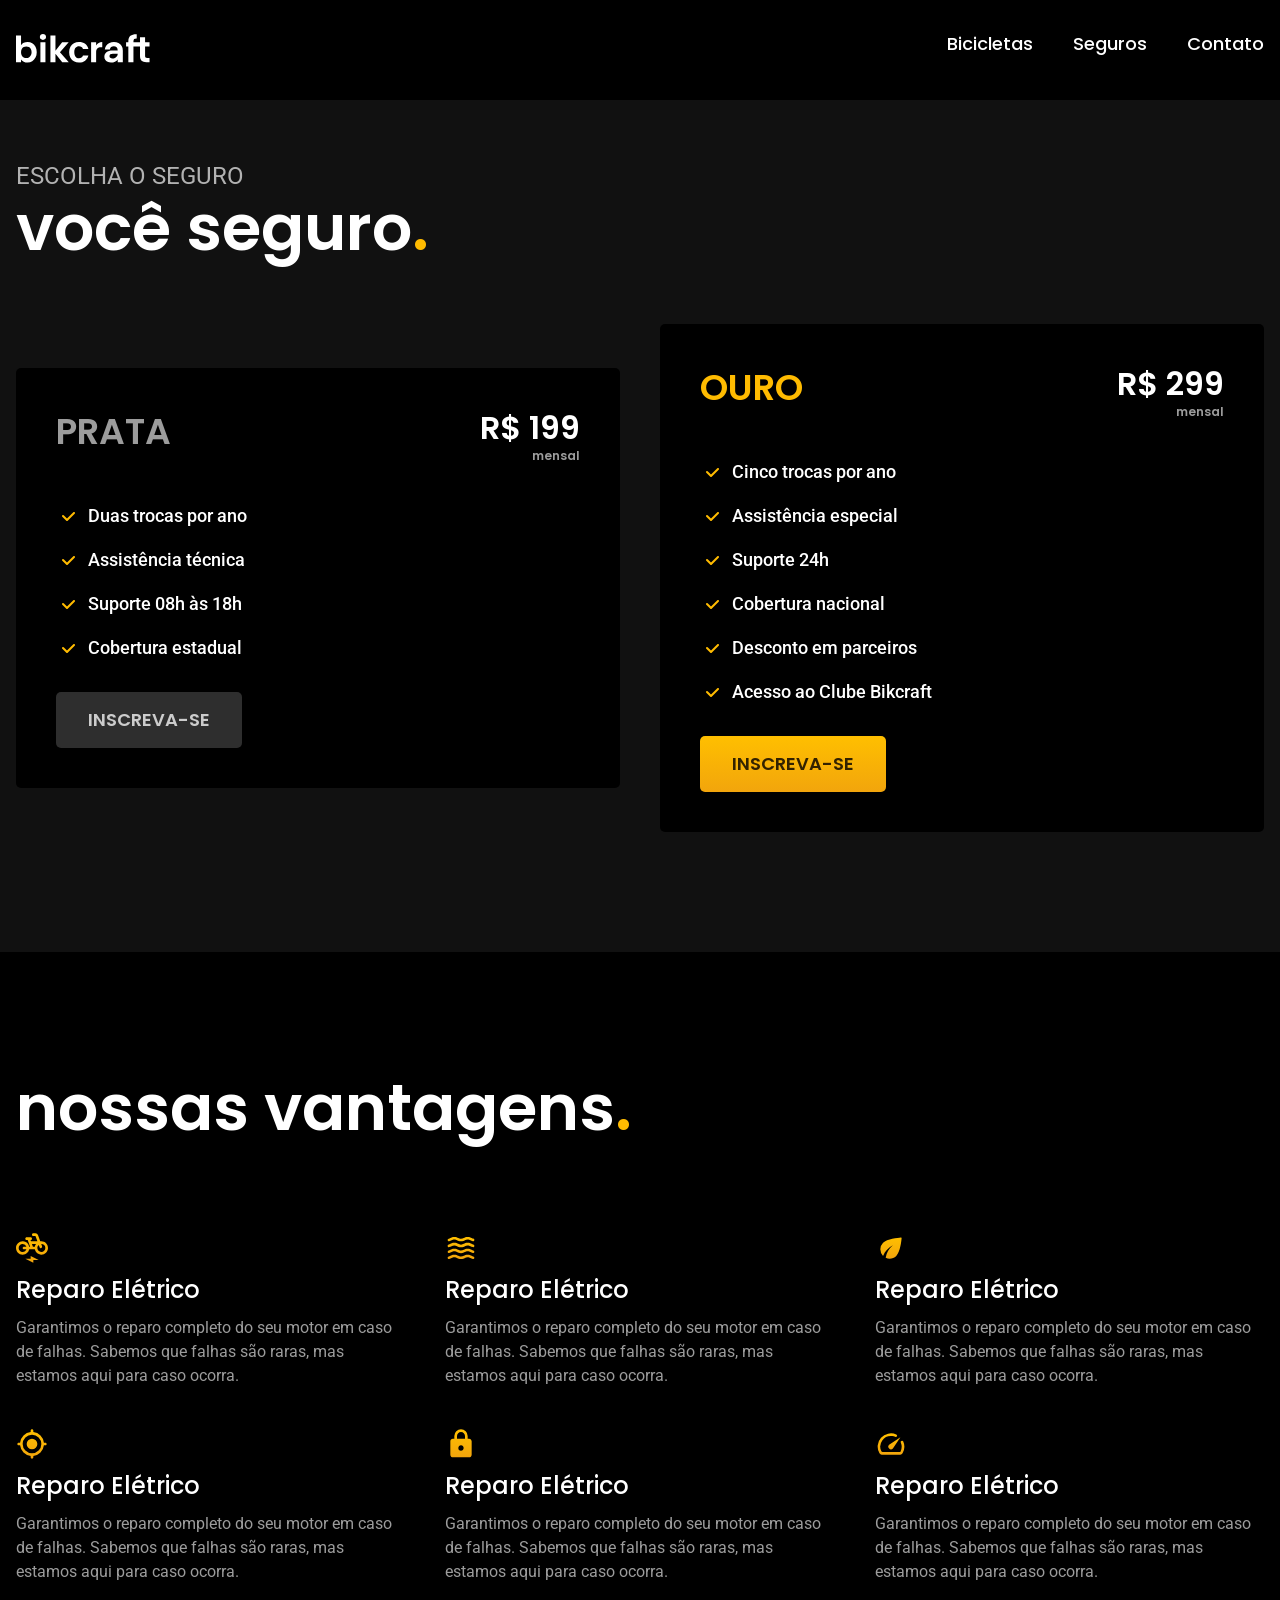
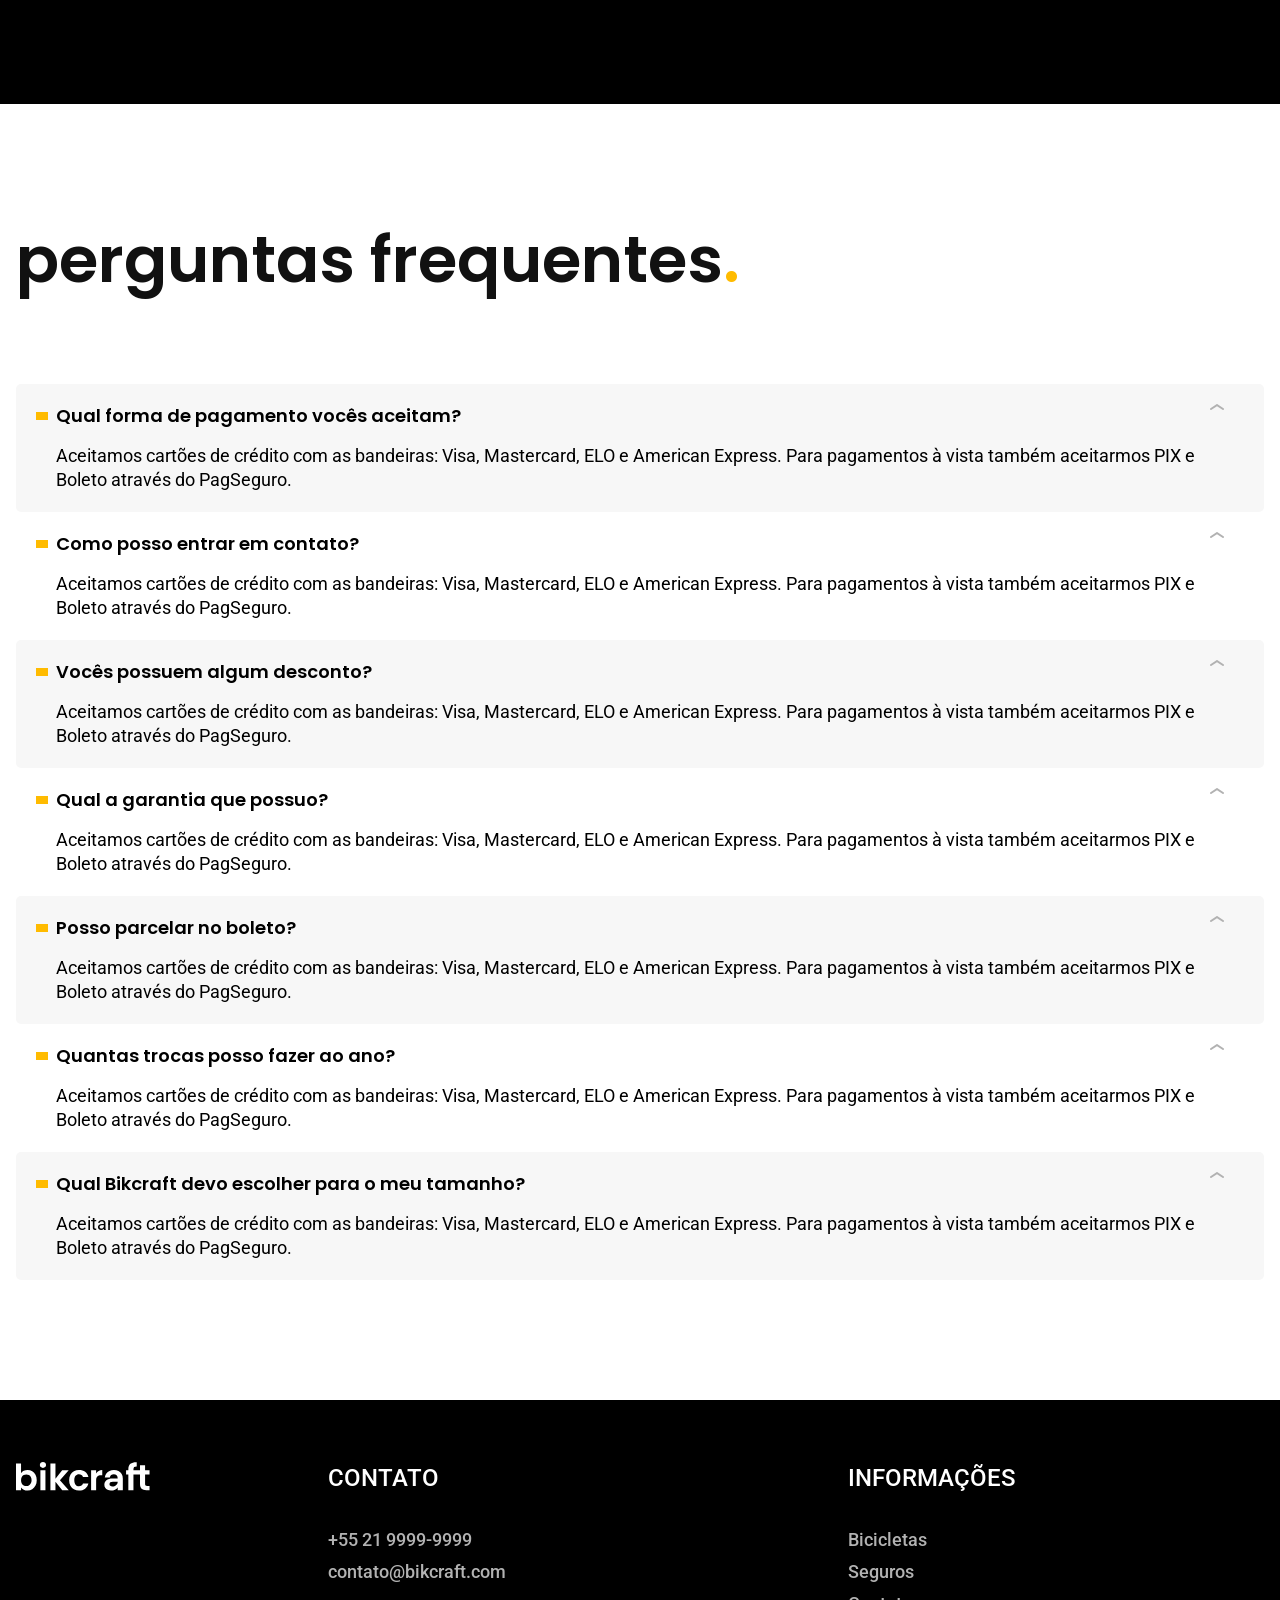
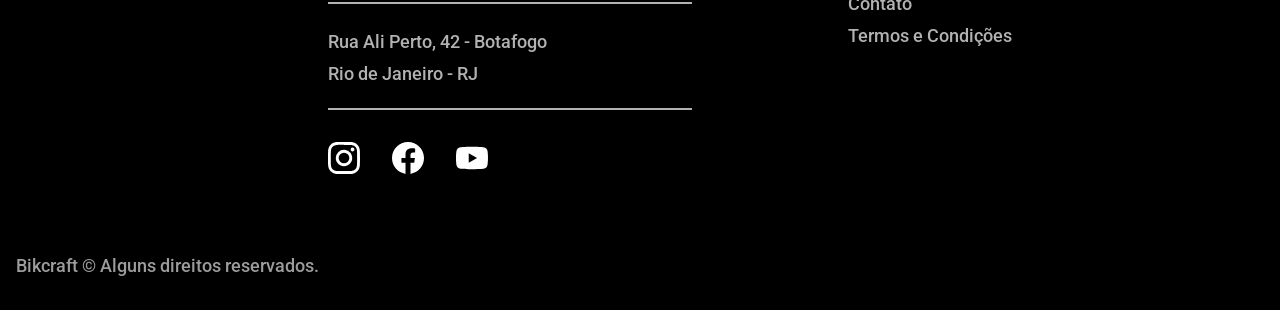
<file: seguros.html>
<!DOCTYPE html>
<html lang="pt-br">

<head>
  <meta charset="UTF-8">
  <meta name="viewport" content="width=device-width, initial-scale=1.0">
  <title>Bikcraft</title>
  <meta name="description" content="">

  <link rel="preconnect" href="https://fonts.googleapis.com">
  <link rel="preconnect" href="https://fonts.gstatic.com" crossorigin>
  <link href="https://fonts.googleapis.com/css2?family=Poppins&family=Roboto:ital,wght@1,100..900&display=swap" rel="stylesheet">
  <link rel="stylesheet" href="css/style.css">
</head>

<body>

  <header class="header-desktop">
    <div class="container row  space-between">
      <a class="header__logo " href="/index.html">
        <img src="/img/bikcraft.svg" alt="logo bikcraft">
      </a>
      <nav class="header__nav">
        <ul class="header__list row gap-40 font-1-m">
          <li class="header__list-itens"><a href="/bicicletas.html">Bicicletas</a></li>
          <li class="header__list-itens"><a href="/seguros.html">Seguros</a></li>
          <li class="header__list-itens"><a href="/contato.html">Contato</a></li>
        </ul>
        <div class="header__hamburguer">
          <span></span>
          <span></span>
        </div>
      </nav>
    </div>
    <!-- <div class="overlay-mobile">
    <div>
      <nav class="header__nav">
        <ul class="header__list">
          <li class="header__list-itens"><a href="/bicicletas.html">Bicicletas</a></li>
          <li class="header__list-itens"><a href="/seguros.html">Seguros</a></li>
          <li class="header__list-itens"><a href="/contato.html">Contato</a></li>
        </ul>
      </nav>
    </div>
  </div> -->
  </header>

  <article class="insurance">
    <div class="container">
      <div>
        <p class="tecnology__p-uper">escolha o seguro</p>
        <h2 class="font-1-xxl g0">você seguro<span>.</span></h2>
      </div>

      <div class="insurance__cards-price row gap-40 center">

        <div class="insurance__price column gap-40">
          <div class="row space-between">
            <h3 class="g6">PRATA</h3>
            <span class="font-1-xl g0">R$ 199</span>
          </div>
          <div class="column gap-32 start">
            <ul class="font-2-m g0 gap-20 column">
              <li>Duas trocas por ano</li>
              <li>Assistência técnica</li>
              <li>Suporte 08h às 18h</li>
              <li>Cobertura estadual</li>
            </ul>
            <a href="http://" class="btn-insurance-silver">INSCREVA-SE</a>
          </div>
        </div>

        <div class="insurance__price column gap-40">
          <div class="row space-between">
            <h3 class="p5">OURO</h3>
            <span class="font-1-xl g0">R$ 299</span>
          </div>
          <div class="column gap-32 start">
            <ul class="font-2-m g0 gap-20 column ">
              <li>Cinco trocas por ano</li>
              <li>Assistência especial</li>
              <li>Suporte 24h</li>
              <li>Cobertura nacional</li>
              <li>Desconto em parceiros</li>
              <li>Acesso ao Clube Bikcraft</li>
            </ul>
            <a href="http://" class="btn-gradient">INSCREVA-SE</a>
          </div>
        </div>
      </div>
    </div>
  </article>

  <article class="advantages ">
    <div class="container column gap-88">
      <div>
        <h2 class="font-1-xxl g0">nossas vantagens<span>.</span></h2>
      </div>

      <div class="advantages__grid-cards">

        <!-- CARD-1 -->
        <div class="column gap-8">
          <img src="/img/icones/eletrica.svg" alt="">
          <h3 class="font-1-l g0">Reparo Elétrico</h3>
          <p class="font-2-s g6">Garantimos o reparo completo do seu motor em caso de falhas. Sabemos que falhas são raras, mas estamos aqui para caso ocorra.</p>
        </div>

        <!-- CARD-2 -->
        <div class="column gap-8">
          <img src="/img/icones/carbono.svg" alt="">
          <h3 class="font-1-l g0">Reparo Elétrico</h3>
          <p class="font-2-s g6">Garantimos o reparo completo do seu motor em caso de falhas. Sabemos que falhas são raras, mas estamos aqui para caso ocorra.</p>
        </div>

        <!-- CARD-3 -->
        <div class="column gap-8">
          <img src="/img/icones/sustentavel.svg" alt="">
          <h3 class="font-1-l g0">Reparo Elétrico</h3>
          <p class="font-2-s g6">Garantimos o reparo completo do seu motor em caso de falhas. Sabemos que falhas são raras, mas estamos aqui para caso ocorra.</p>
        </div>

        <!-- CARD-4 -->
        <div class="column gap-8">
          <img src="/img/icones/rastreador.svg" alt="">
          <h3 class="font-1-l g0">Reparo Elétrico</h3>
          <p class="font-2-s g6">Garantimos o reparo completo do seu motor em caso de falhas. Sabemos que falhas são raras, mas estamos aqui para caso ocorra.</p>
        </div>

        <!-- CARD-5 -->
        <div class="column gap-8">
          <img src="/img/icones/seguro.svg" alt="">
          <h3 class="font-1-l g0">Reparo Elétrico</h3>
          <p class="font-2-s g6">Garantimos o reparo completo do seu motor em caso de falhas. Sabemos que falhas são raras, mas estamos aqui para caso ocorra.</p>
        </div>

        <!-- CARD-6 -->
        <div class="column gap-8">
          <img src="/img/icones/velocidade.svg" alt="">
          <h3 class="font-1-l g0">Reparo Elétrico</h3>
          <p class="font-2-s g6">Garantimos o reparo completo do seu motor em caso de falhas. Sabemos que falhas são raras, mas estamos aqui para caso ocorra.</p>
        </div>
      </div>
    </div>
  </article>

  <article class="faq">
    <div class="container">
      <div>
        <h2 class="font-1-xxl g11">perguntas frequentes<span>.</span></h2>
      </div>

      <dl class="content-faq">
        <div class="column">
          <dt class="font-1-m-b">Qual forma de pagamento vocês aceitam?</dt>
          <dd class="font-2-s">Aceitamos cartões de crédito com as bandeiras: Visa, Mastercard, ELO e American Express. Para pagamentos à vista também aceitarmos PIX e Boleto através do PagSeguro.</dd>
        </div>

        <div class="column">
          <dt class="font-1-m-b">Como posso entrar em contato?</dt>
          <dd class="font-2-s">Aceitamos cartões de crédito com as bandeiras: Visa, Mastercard, ELO e American Express. Para pagamentos à vista também aceitarmos PIX e Boleto através do PagSeguro.</dd>
        </div>

        <div class="column">
          <dt class="font-1-m-b">Vocês possuem algum desconto?</dt>
          <dd class="font-2-s">Aceitamos cartões de crédito com as bandeiras: Visa, Mastercard, ELO e American Express. Para pagamentos à vista também aceitarmos PIX e Boleto através do PagSeguro.</dd>
        </div>

        <div class="column">
          <dt class="font-1-m-b">Qual a garantia que possuo?</dt>
          <dd class="font-2-s">Aceitamos cartões de crédito com as bandeiras: Visa, Mastercard, ELO e American Express. Para pagamentos à vista também aceitarmos PIX e Boleto através do PagSeguro.</dd>
        </div>

        <div class="column">
          <dt class="font-1-m-b">Posso parcelar no boleto?</dt>
          <dd class="font-2-s">Aceitamos cartões de crédito com as bandeiras: Visa, Mastercard, ELO e American Express. Para pagamentos à vista também aceitarmos PIX e Boleto através do PagSeguro.</dd>
        </div>

        <div class="column">
          <dt class="font-1-m-b">Quantas trocas posso fazer ao ano?</dt>
          <dd class="font-2-s">Aceitamos cartões de crédito com as bandeiras: Visa, Mastercard, ELO e American Express. Para pagamentos à vista também aceitarmos PIX e Boleto através do PagSeguro.</dd>
        </div>

        <div class="column">
          <dt class="font-1-m-b">Qual Bikcraft devo escolher para o meu tamanho?</dt>
          <dd class="font-2-s">Aceitamos cartões de crédito com as bandeiras: Visa, Mastercard, ELO e American Express. Para pagamentos à vista também aceitarmos PIX e Boleto através do PagSeguro.</dd>
        </div>
      </dl>
    </div>
  </article>
  <footer>
    <div class="container">
      <div>
        <img src="/img/bikcraft.svg" alt="logo bikcraft">
      </div>
      <div class="footer__contact column gap-32">
        <h3 class="font-2-l-b g0 uppercase">Contato</h3>
        <ul class="font-2-m g5 column gap-8">
          <li>+55 21 9999-9999</li>
          <li>contato@bikcraft.com</li>
          <li>Rua Ali Perto, 42 - Botafogo</li>
          <li>Rio de Janeiro - RJ</li>
        </ul>
        <div class="social-icons row gap-32">
          <img src="/img/redes/instagram.svg" alt="">
          <img src="/img/redes/facebook.svg" alt="">
          <img src="/img/redes/youtube.svg" alt="">
        </div>
      </div>
      <div class="column gap-32">
        <h3 class="font-2-l-b uppercase g0">Informações</h3>
        <nav>
          <ul class="font-2-m g5 column gap-8">
            <li><a href="./bicicletas.html">Bicicletas</a></li>
            <li><a href="./seguros.html">Seguros</a></li>
            <li><a href="./contato.html">Contato</a></li>
            <li><a href="./termos.html">Termos e Condições</a></li>
          </ul>
        </nav>
      </div>
      <div class="footer__politicas">
        <p class="font-2-m g6">Bikcraft © Alguns direitos reservados.</p>
      </div>
    </div>
  </footer>
</body>

</html>
</file>
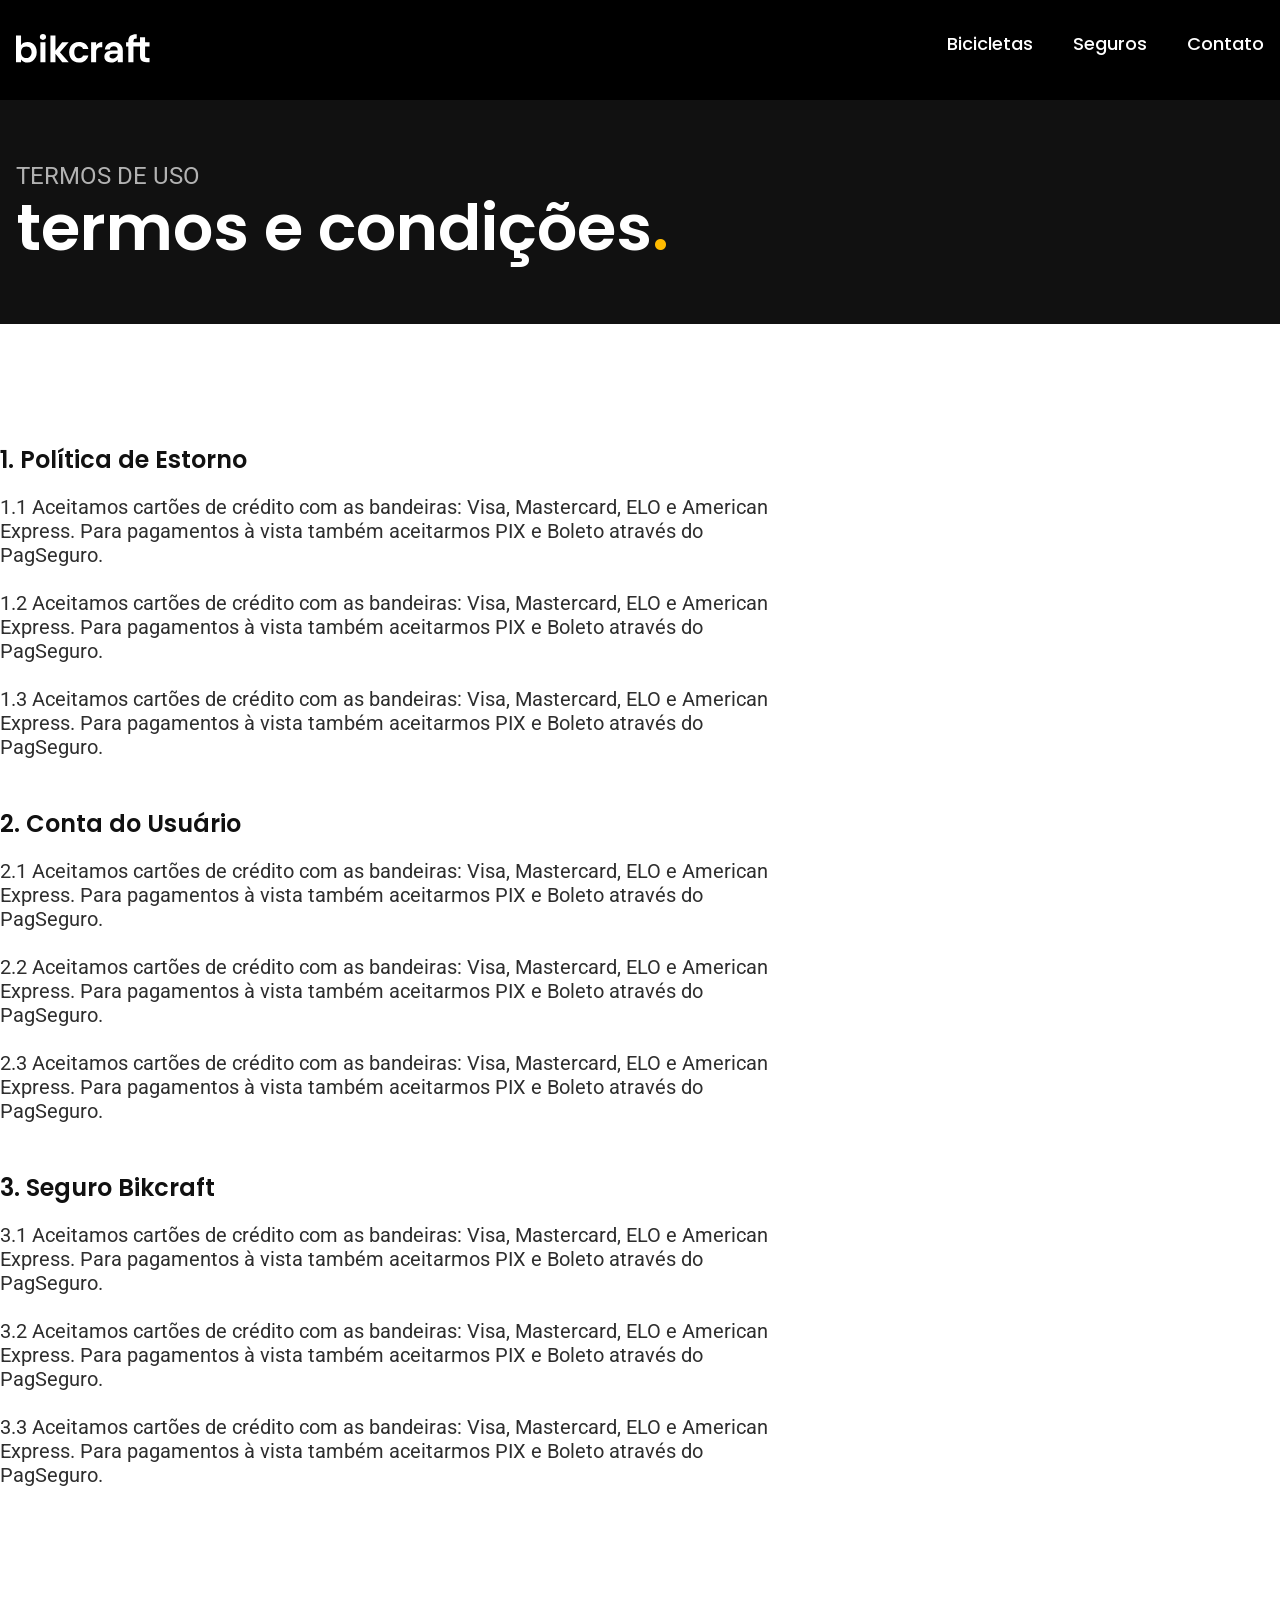
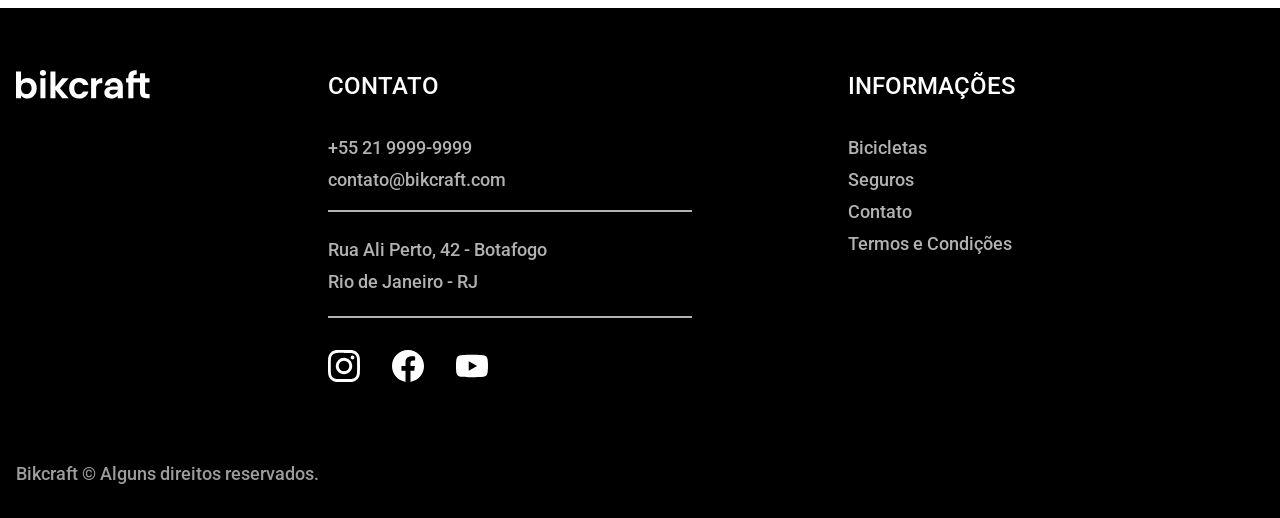
<file: termos.html>
<!DOCTYPE html>
<html lang="pt-br">

<head>
  <meta charset="UTF-8">
  <meta name="viewport" content="width=device-width, initial-scale=1.0">
  <title>Bikcraft</title>
  <meta name="description" content="Bicicletas elétricas de alta precisão e qualidade,  feitas sob medida para o cliente. Explore o mundo na sua velocidade com a Bikcraft.">

  <link rel="preconnect" href="https://fonts.googleapis.com">
  <link rel="preconnect" href="https://fonts.gstatic.com" crossorigin>
  <link href="https://fonts.googleapis.com/css2?family=Poppins&family=Roboto:ital,wght@1,100..900&display=swap" rel="stylesheet">
  <link rel="stylesheet" href="css/style.css">
</head>

<body>
  <header class="header-desktop">
    <div class="container row  space-between">
      <a class="header__logo " href="/index.html">
        <img src="/img/bikcraft.svg" alt="logo bikcraft">
      </a>
      <nav class="header__nav">
        <ul class="header__list row gap-40 font-1-m">
          <li class="header__list-itens"><a href="/bicicletas.html">Bicicletas</a></li>
          <li class="header__list-itens"><a href="/seguros.html">Seguros</a></li>
          <li class="header__list-itens"><a href="/contato.html">Contato</a></li>
        </ul>
        <div class="header__hamburguer">
          <span></span>
          <span></span>
        </div>
      </nav>
    </div>
    <!-- <div class="overlay-mobile">
    <div>
      <nav class="header__nav">
        <ul class="header__list">
          <li class="header__list-itens"><a href="/bicicletas.html">Bicicletas</a></li>
          <li class="header__list-itens"><a href="/seguros.html">Seguros</a></li>
          <li class="header__list-itens"><a href="/contato.html">Contato</a></li>
        </ul>
      </nav>
    </div>
  </div> -->
  </header>


  <section class="bg-termos">
    <div class="container">
      <p class="tecnology__p-uper">termos de uso</p>
      <h1 class="font-1-xxl g0">termos e condições<span>.</span></h1>
    </div>
  </section>

  <section class="column start">
    <div class="container content-termos column gap-48">
      <div>
        <h2>1. Política de Estorno</h2>
        <ul>
          <li>
            <p>1.1 Aceitamos cartões de crédito com as bandeiras: Visa, Mastercard, ELO e American Express. Para pagamentos à vista também aceitarmos PIX e Boleto através do PagSeguro.</p>
          </li>
          <li>
            <p>1.2 Aceitamos cartões de crédito com as bandeiras: Visa, Mastercard, ELO e American Express. Para pagamentos à vista também aceitarmos PIX e Boleto através do PagSeguro.</p>
          </li>
          <li>
            <p>1.3 Aceitamos cartões de crédito com as bandeiras: Visa, Mastercard, ELO e American Express. Para pagamentos à vista também aceitarmos PIX e Boleto através do PagSeguro.</p>
          </li>
        </ul>
      </div>

      <div>
        <h2>2. Conta do Usuário</h2>
        <ul>
          <li>
            <p>2.1 Aceitamos cartões de crédito com as bandeiras: Visa, Mastercard, ELO e American Express. Para pagamentos à vista também aceitarmos PIX e Boleto através do PagSeguro.</p>
          </li>
          <li>
            <p>2.2 Aceitamos cartões de crédito com as bandeiras: Visa, Mastercard, ELO e American Express. Para pagamentos à vista também aceitarmos PIX e Boleto através do PagSeguro.</p>
          </li>
          <li>
            <p>2.3 Aceitamos cartões de crédito com as bandeiras: Visa, Mastercard, ELO e American Express. Para pagamentos à vista também aceitarmos PIX e Boleto através do PagSeguro.</p>
          </li>
        </ul>
      </div>

      <div>
        <h2>3. Seguro Bikcraft</h2>
        <ul>
          <li>
            <p>3.1 Aceitamos cartões de crédito com as bandeiras: Visa, Mastercard, ELO e American Express. Para pagamentos à vista também aceitarmos PIX e Boleto através do PagSeguro.</p>
          </li>
          <li>
            <p>3.2 Aceitamos cartões de crédito com as bandeiras: Visa, Mastercard, ELO e American Express. Para pagamentos à vista também aceitarmos PIX e Boleto através do PagSeguro.</p>
          </li>
          <li>
            <p>3.3 Aceitamos cartões de crédito com as bandeiras: Visa, Mastercard, ELO e American Express. Para pagamentos à vista também aceitarmos PIX e Boleto através do PagSeguro.</p>
          </li>
        </ul>
      </div>
    </div>
  </section>

  <footer>
    <div class="container">
      <div>
        <img src="/img/bikcraft.svg" alt="logo bikcraft">
      </div>
      <div class="footer__contact column gap-32">
        <h3 class="font-2-l-b g0 uppercase">Contato</h3>
        <ul class="font-2-m g5 column gap-8">
          <li>+55 21 9999-9999</li>
          <li>contato@bikcraft.com</li>
          <li>Rua Ali Perto, 42 - Botafogo</li>
          <li>Rio de Janeiro - RJ</li>
        </ul>
        <div class="social-icons row gap-32">
          <img src="/img/redes/instagram.svg" alt="">
          <img src="/img/redes/facebook.svg" alt="">
          <img src="/img/redes/youtube.svg" alt="">
        </div>
      </div>
      <div class="column gap-32">
        <h3 class="font-2-l-b uppercase g0">Informações</h3>
        <nav>
          <ul class="font-2-m g5 column gap-8">
            <li><a href="./bicicletas.html">Bicicletas</a></li>
            <li><a href="./seguros.html">Seguros</a></li>
            <li><a href="./contato.html">Contato</a></li>
            <li><a href="./termos.html">Termos e Condições</a></li>
          </ul>
        </nav>
      </div>
      <div class="footer__politicas">
        <p class="font-2-m g6">Bikcraft © Alguns direitos reservados.</p>
      </div>
    </div>
  </footer>

</body>

</html>
</file>
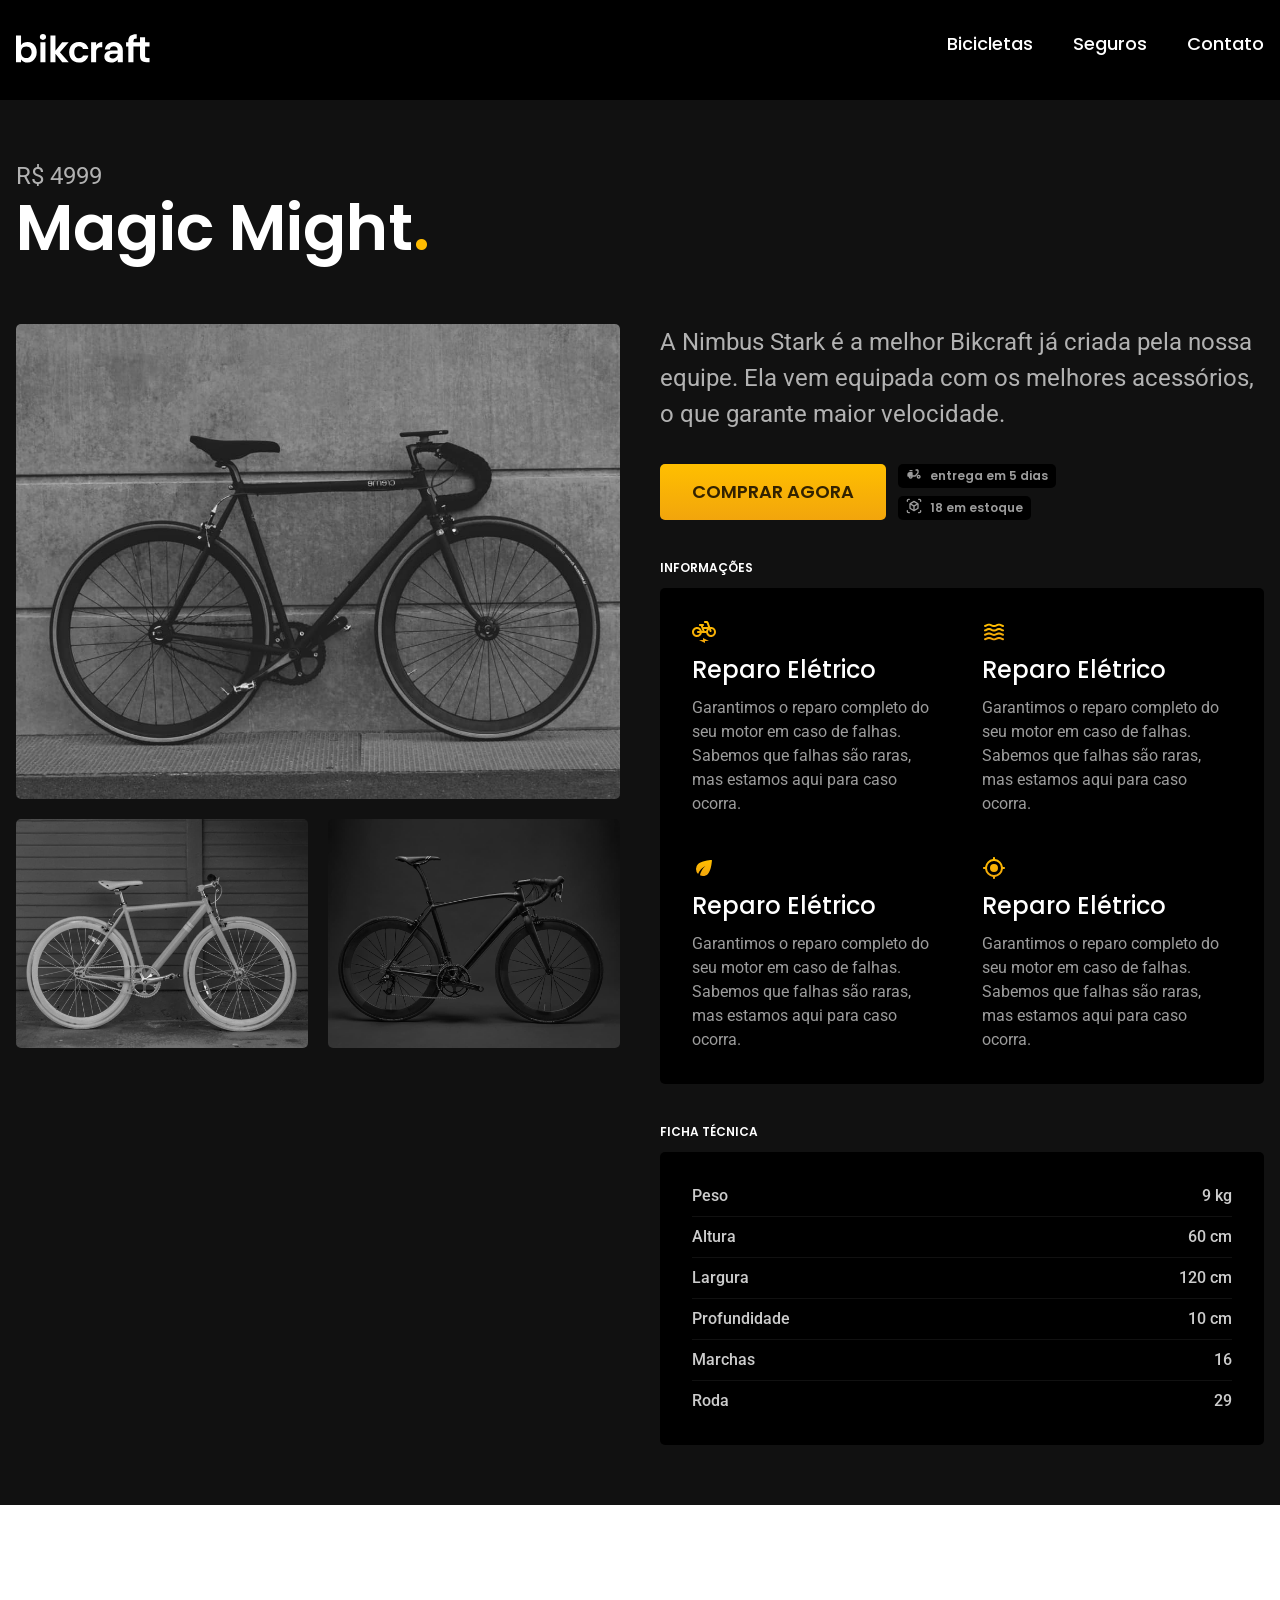
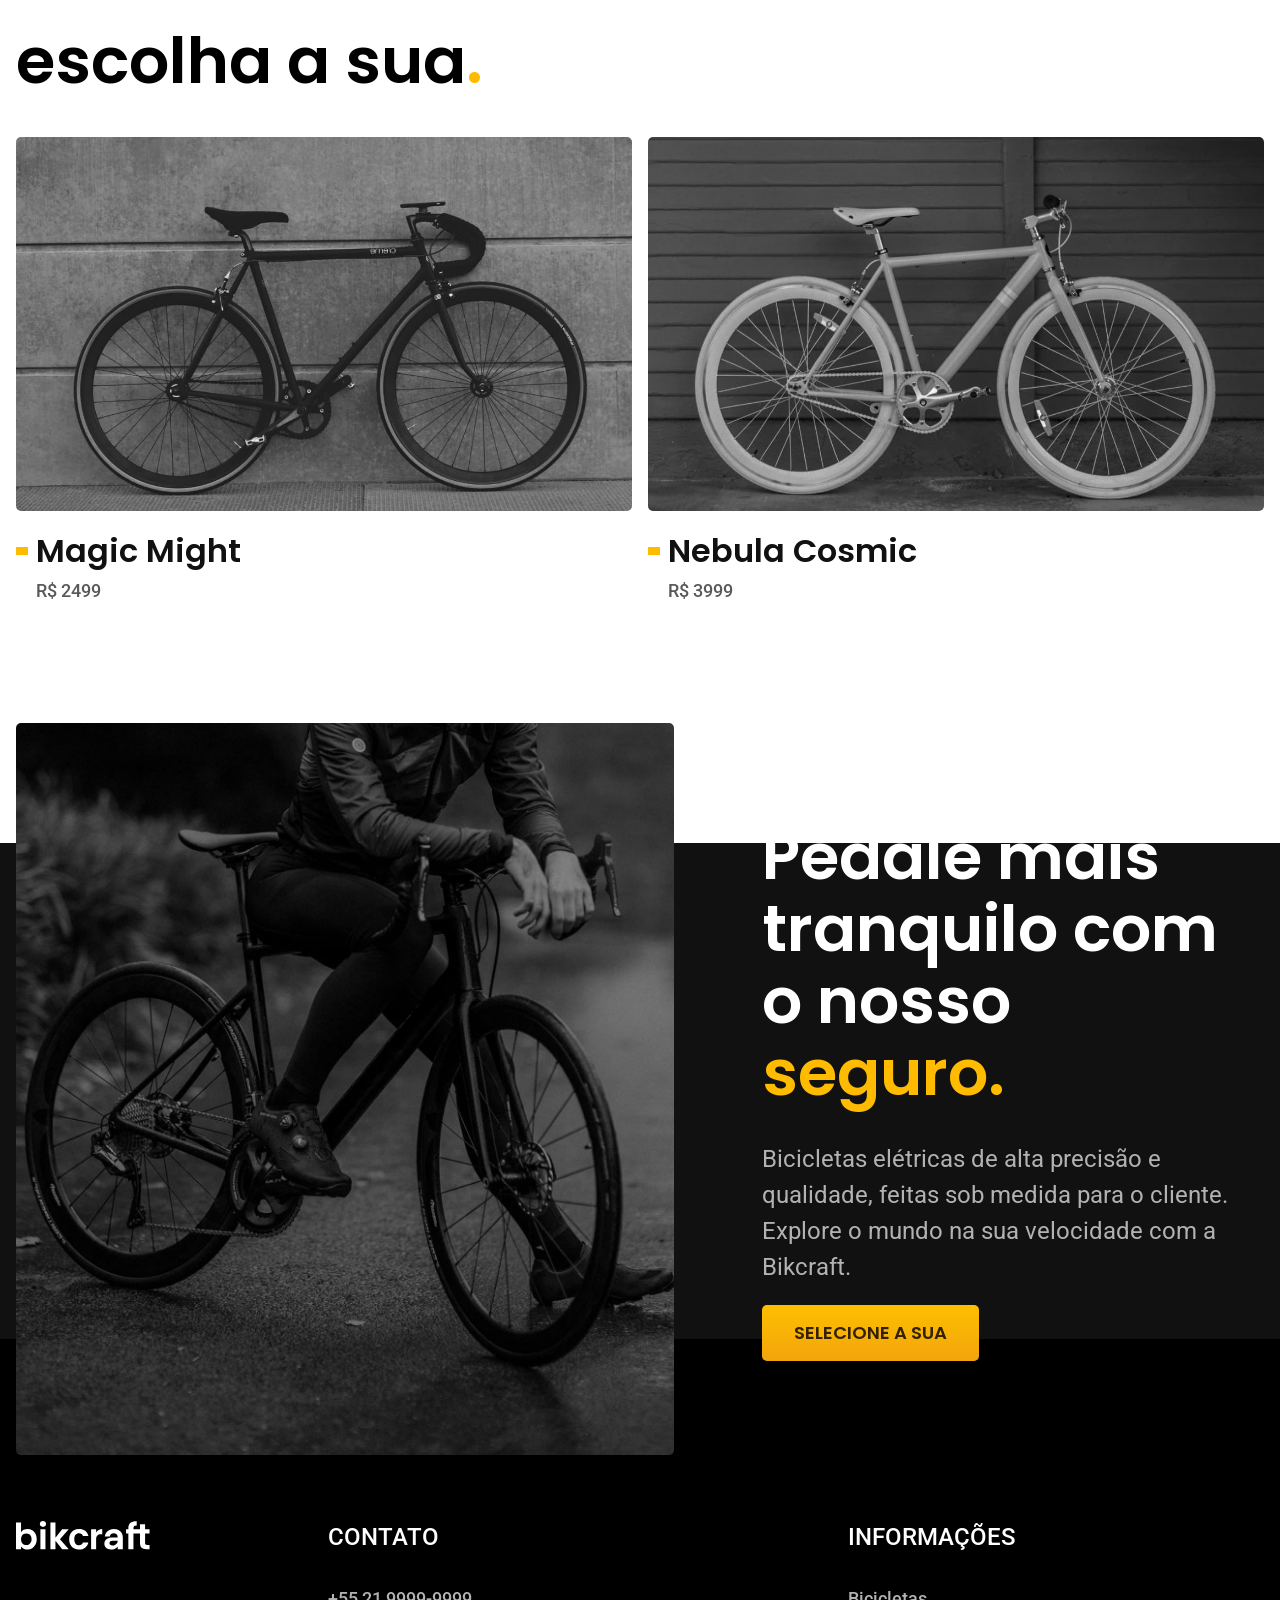
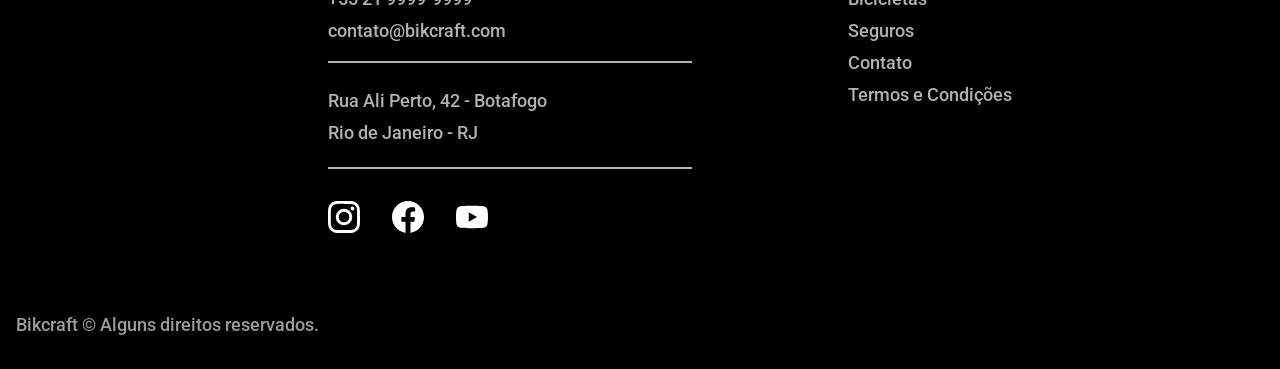
<file: bicicletas/magic.html>
<!DOCTYPE html>
<html lang="pt-br">

<head>
  <meta charset="UTF-8">
  <meta name="viewport" content="width=device-width, initial-scale=1.0">
  <title>Bikcraft</title>
  <meta name="description" content="Bicicletas elétricas de alta precisão e qualidade,  feitas sob medida para o cliente. Explore o mundo na sua velocidade com a Bikcraft.">

  <link rel="preconnect" href="https://fonts.googleapis.com">
  <link rel="preconnect" href="https://fonts.gstatic.com" crossorigin>
  <link href="https://fonts.googleapis.com/css2?family=Poppins&family=Roboto:ital,wght@1,100..900&display=swap" rel="stylesheet">
  <link rel="stylesheet" href="../css/style.css">
</head>

<body>
  <header class="header-desktop">
    <div class="container row  space-between">
      <a class="header__logo " href="/index.html">
        <img src="../img/bikcraft.svg" alt="logo bikcraft">
      </a>
      <nav class="header__nav">
        <ul class="header__list row gap-40 font-1-m">
          <li class="header__list-itens"><a href="/bicicletas.html">Bicicletas</a></li>
          <li class="header__list-itens"><a href="/seguros.html">Seguros</a></li>
          <li class="header__list-itens"><a href="/contato.html">Contato</a></li>
        </ul>
        <div class="header__hamburguer">
          <span></span>
          <span></span>
        </div>
      </nav>
    </div>
    <!-- <div class="overlay-mobile">
    <div>
      <nav class="header__nav">
        <ul class="header__list">
          <li class="header__list-itens"><a href="/bicicletas.html">Bicicletas</a></li>
          <li class="header__list-itens"><a href="/seguros.html">Seguros</a></li>
          <li class="header__list-itens"><a href="/contato.html">Contato</a></li>
        </ul>
      </nav>
    </div>
  </div> -->
  </header>


  <section class="bg-termos">
    <div class="container column gap-60">
      <div>
        <p class="tecnology__p-uper">R$ 4999</p>
        <h1 class="font-1-xxl g0">Magic Might<span>.</span></h1>
      </div>

      <div class="row gap-40 start">

        <div class="grid-img-bike">
          <img src="../img/bicicleta/nimbus2.jpg" alt="">
          <img src="../img/bicicleta/nimbus3.jpg" alt="">
          <img src="../img/bicicleta/nimbus1.jpg" alt="">
        </div>

        <div class="column gap-40 bike-description">
          <div class="column gap-32">
            <div>
              <p class="font-2-l g5">A Nimbus Stark é a melhor Bikcraft já criada pela nossa equipe. Ela vem equipada com os melhores acessórios, o que garante maior velocidade.</p>
            </div>
            <div class="row cta-description start gap-12">
              <a href="" class="btn-gradient">Comprar Agora</a>
              <div class="column gap-8 start">
                <p class="row gap-8 font-1-xs center"><span><img src="../img/icones/entrega.svg" alt=""></span>entrega em 5 dias</p>
                <p class="row gap-8 font-1-xs center"><span><img src="../img/icones/estoque.svg" alt=""></span>18 em estoque</p>
              </div>
            </div>
          </div>

          <div class="column gap-12">
            <h3 class="font-1-xs g0">Informações</h3>

            <div class="bike-description__grid-cards">
              <!-- CARD-1 -->
              <div class="column gap-8">
                <img src="/img/icones/eletrica.svg" alt="">
                <h4 class="font-1-l g0">Reparo Elétrico</h4>
                <p class="font-2-s g6">Garantimos o reparo completo do seu motor em caso de falhas. Sabemos que falhas são raras, mas estamos aqui para caso ocorra.</p>
              </div>

              <!-- CARD-2 -->
              <div class="column gap-8">
                <img src="/img/icones/carbono.svg" alt="">
                <h4 class="font-1-l g0">Reparo Elétrico</h4>
                <p class="font-2-s g6">Garantimos o reparo completo do seu motor em caso de falhas. Sabemos que falhas são raras, mas estamos aqui para caso ocorra.</p>
              </div>

              <!-- CARD-3 -->
              <div class="column gap-8">
                <img src="/img/icones/sustentavel.svg" alt="">
                <h4 class="font-1-l g0">Reparo Elétrico</h4>
                <p class="font-2-s g6">Garantimos o reparo completo do seu motor em caso de falhas. Sabemos que falhas são raras, mas estamos aqui para caso ocorra.</p>
              </div>

              <!-- CARD-4 -->
              <div class="column gap-8">
                <img src="/img/icones/rastreador.svg" alt="">
                <h4 class="font-1-l g0">Reparo Elétrico</h4>
                <p class="font-2-s g6">Garantimos o reparo completo do seu motor em caso de falhas. Sabemos que falhas são raras, mas estamos aqui para caso ocorra.</p>
              </div>
            </div>
          </div>
          <div class="bike-description__table column gap-12">
            <h3 class="font-1-xs g0">Ficha Técnica</h3>
            <ul class="column">
              <li class="row space-between">Peso<span>9 kg</span></li>
              <li class="row space-between">Altura<span>60 cm</span></li>
              <li class="row space-between">Largura<span>120 cm</span></li>
              <li class="row space-between">Profundidade<span>10 cm</span></li>
              <li class="row space-between">Marchas<span>16</span></li>
              <li class="row space-between">Roda<span>29</span></li>
            </ul>
          </div>
        </div>
      </div>
    </div>
  </section>

  <article class="section-bike">
    <div class="container column gap-40">
      <div>
        <h2 class="font-1-xxl">escolha a sua<span>.</span></h2>
      </div>
      <div class="bike__div-cards row gap-16">
        <div class="bike__cards ">
          <a href="./magic.html">
            <div class="bike__cards-img"><img src="/img/bicicletas/magic.jpg" alt=""></div>
            <div class="bike__cards-price">
              <h3 class="font-1-xl">Magic Might</h3>
              <p class="font-2-m">R$ 2499</p>
            </div>
          </a>
        </div>

        <div class="bike__cards">
          <a href="./nebula.html">
            <div class="bike__cards-img"><img src="/img/bicicletas/nebula.jpg" alt=""></div>
            <div class="bike__cards-price">
              <h3 class="font-1-xl">Nebula Cosmic</h3>
              <p class="font-2-m">R$ 3999</p>
            </div>
          </a>
        </div>
      </div>
    </div>
  </article>

  <section class="cta-seguro">
    <div class="container row   gap-88">
      <div><img class="cta-seguro-img" src="../img/fotos/seguros.jpg" alt="imagem de uma bicicleta toda preta feita de carbono"></div>
      <div class="cta-seguro__div">
        <h1 class="font-1-xxl">Pedale mais tranquilo com o nosso <span>seguro.</span></h1>
        <p class="font-2-l g5">Bicicletas elétricas de alta precisão e qualidade, feitas sob medida para o cliente. Explore o mundo na sua velocidade com a Bikcraft.</p>
        <a href="" class="btn-gradient">Selecione a sua</a>
      </div>
    </div>
  </section>



  <footer>
    <div class="container">
      <div>
        <img src="../img/bikcraft.svg" alt="logo bikcraft">
      </div>
      <div class="footer__contact column gap-32">
        <h3 class="font-2-l-b g0 uppercase">Contato</h3>
        <ul class="font-2-m g5 column gap-8">
          <li>+55 21 9999-9999</li>
          <li>contato@bikcraft.com</li>
          <li>Rua Ali Perto, 42 - Botafogo</li>
          <li>Rio de Janeiro - RJ</li>
        </ul>
        <div class="social-icons row gap-32">
          <img src="../img/redes/instagram.svg" alt="">
          <img src="../img/redes/facebook.svg" alt="">
          <img src="../img/redes/youtube.svg" alt="">
        </div>
      </div>
      <div class="column gap-32">
        <h3 class="font-2-l-b uppercase g0">Informações</h3>
        <nav>
          <ul class="font-2-m g5 column gap-8">
            <li><a href="./bicicletas.html">Bicicletas</a></li>
            <li><a href="./seguros.html">Seguros</a></li>
            <li><a href="./contato.html">Contato</a></li>
            <li><a href="./termos.html">Termos e Condições</a></li>
          </ul>
        </nav>
      </div>
      <div class="footer__politicas">
        <p class="font-2-m g6">Bikcraft © Alguns direitos reservados.</p>
      </div>
    </div>
  </footer>

</body>

</html>
</file>
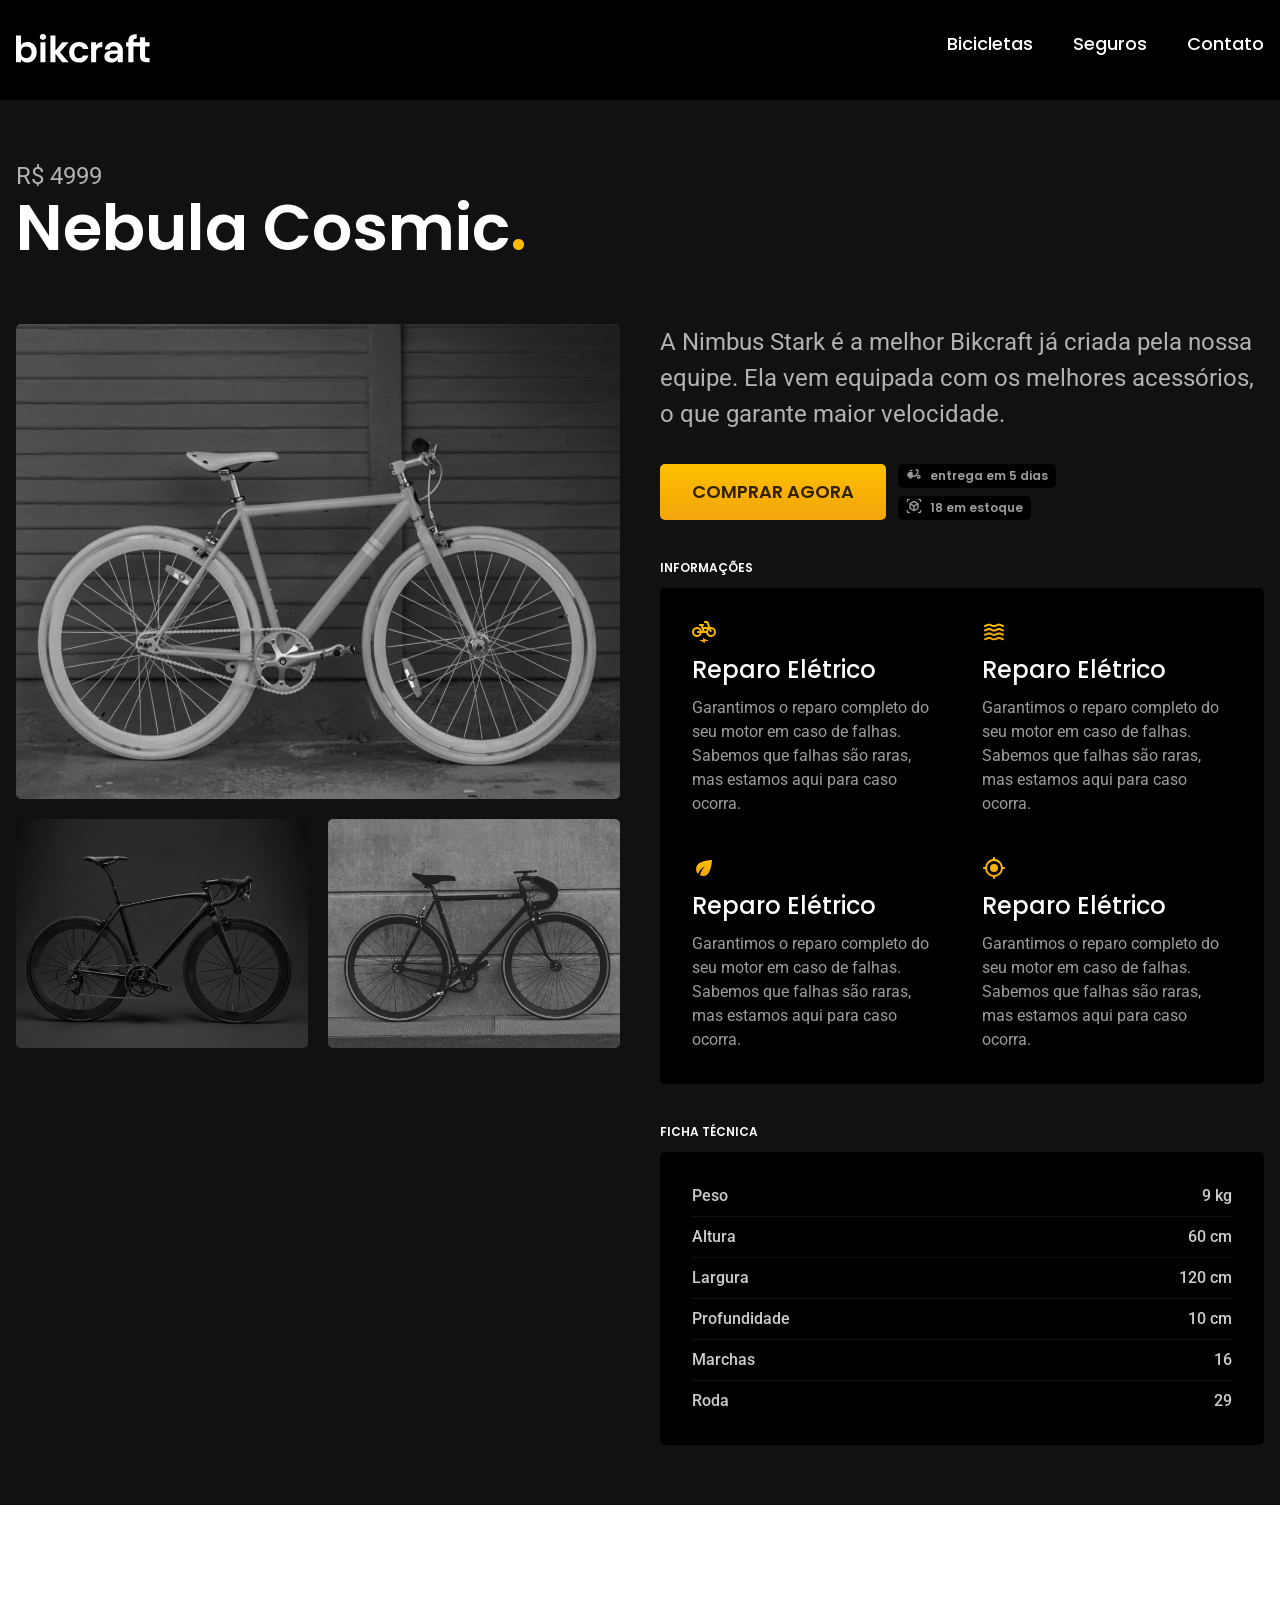
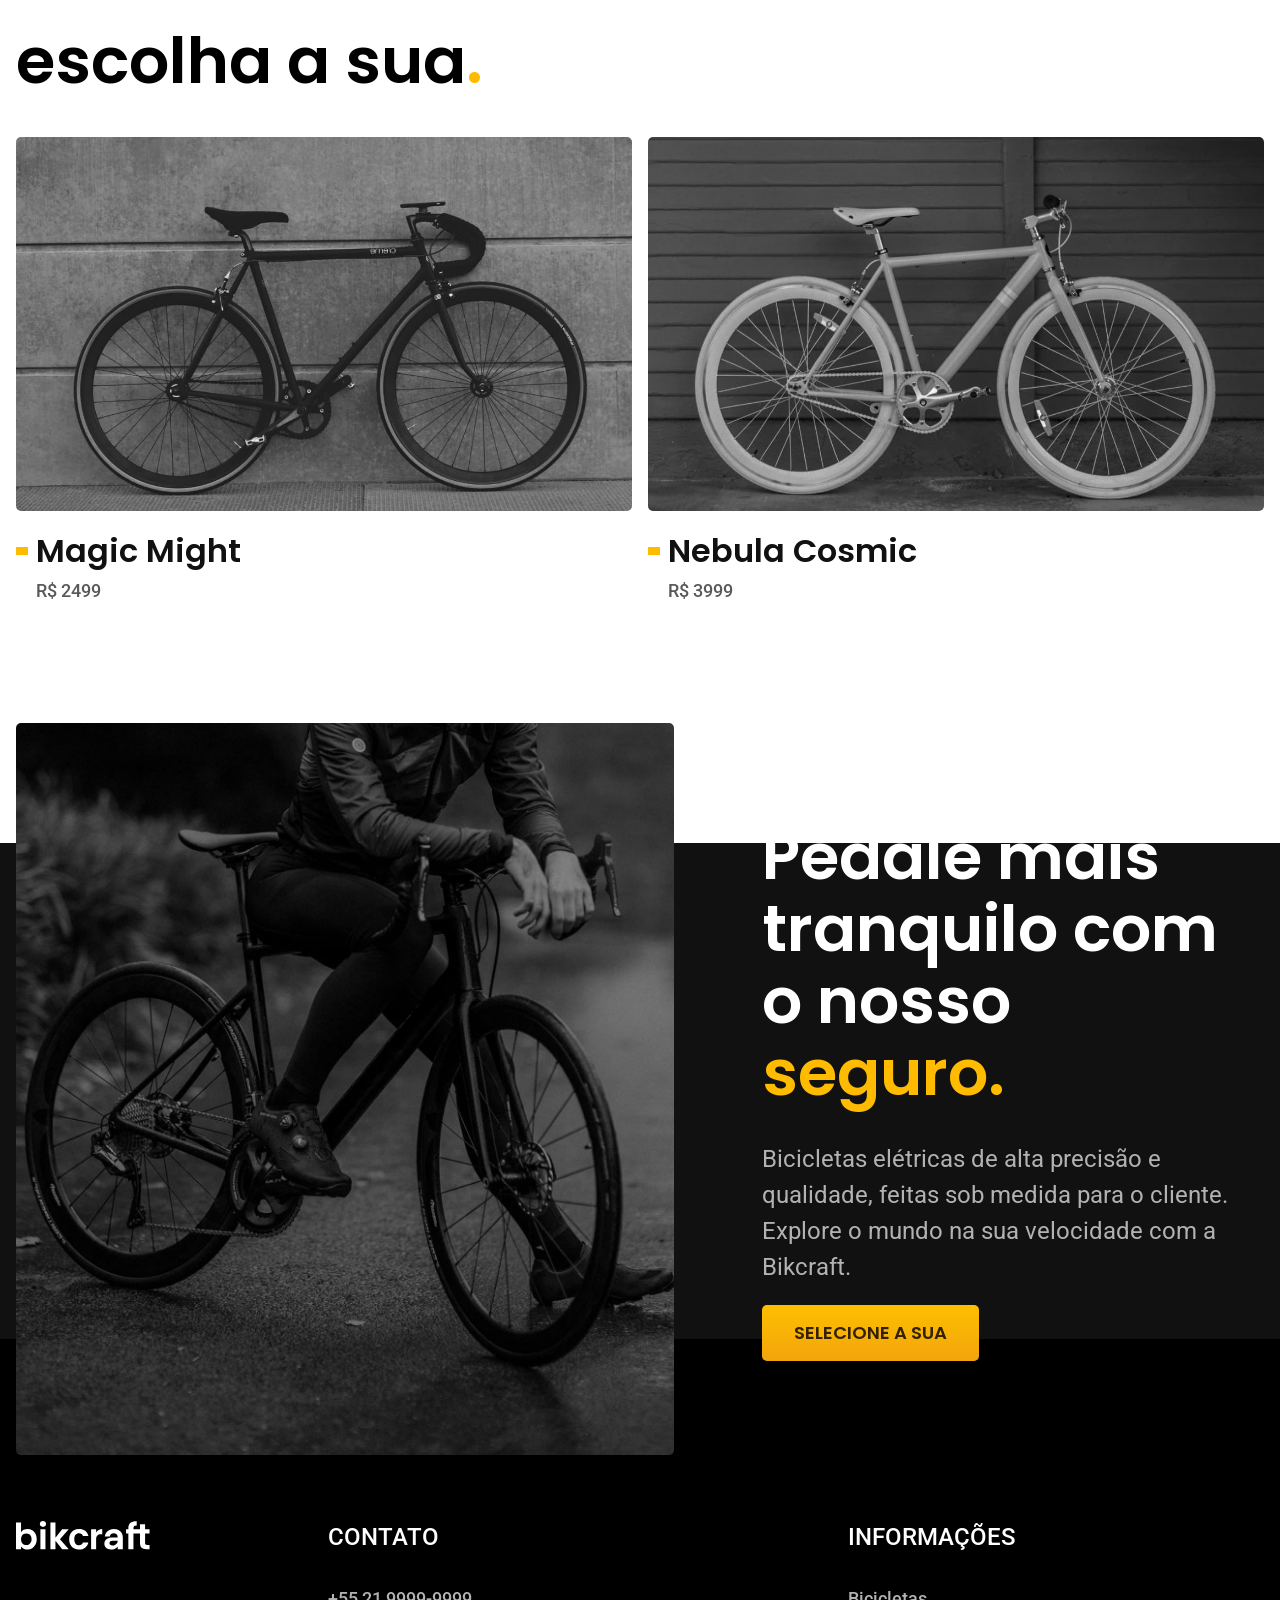
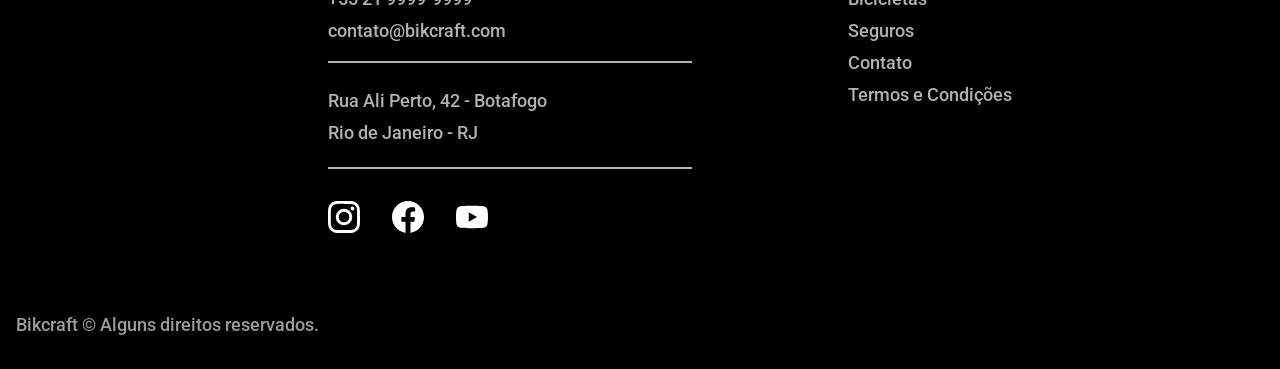
<file: bicicletas/nebula.html>
<!DOCTYPE html>
<html lang="pt-br">

<head>
  <meta charset="UTF-8">
  <meta name="viewport" content="width=device-width, initial-scale=1.0">
  <title>Bikcraft</title>
  <meta name="description" content="Bicicletas elétricas de alta precisão e qualidade,  feitas sob medida para o cliente. Explore o mundo na sua velocidade com a Bikcraft.">

  <link rel="preconnect" href="https://fonts.googleapis.com">
  <link rel="preconnect" href="https://fonts.gstatic.com" crossorigin>
  <link href="https://fonts.googleapis.com/css2?family=Poppins&family=Roboto:ital,wght@1,100..900&display=swap" rel="stylesheet">
  <link rel="stylesheet" href="../css/style.css">
</head>

<body>
  <header class="header-desktop">
    <div class="container row  space-between">
      <a class="header__logo " href="/index.html">
        <img src="../img/bikcraft.svg" alt="logo bikcraft">
      </a>
      <nav class="header__nav">
        <ul class="header__list row gap-40 font-1-m">
          <li class="header__list-itens"><a href="/bicicletas.html">Bicicletas</a></li>
          <li class="header__list-itens"><a href="/seguros.html">Seguros</a></li>
          <li class="header__list-itens"><a href="/contato.html">Contato</a></li>
        </ul>
        <div class="header__hamburguer">
          <span></span>
          <span></span>
        </div>
      </nav>
    </div>
    <!-- <div class="overlay-mobile">
    <div>
      <nav class="header__nav">
        <ul class="header__list">
          <li class="header__list-itens"><a href="/bicicletas.html">Bicicletas</a></li>
          <li class="header__list-itens"><a href="/seguros.html">Seguros</a></li>
          <li class="header__list-itens"><a href="/contato.html">Contato</a></li>
        </ul>
      </nav>
    </div>
  </div> -->
  </header>


  <section class="bg-termos">
    <div class="container column gap-60">
      <div>
        <p class="tecnology__p-uper">R$ 4999</p>
        <h1 class="font-1-xxl g0">Nebula Cosmic<span>.</span></h1>
      </div>

      <div class="row gap-40 start">

        <div class="grid-img-bike">
          <img src="../img/bicicleta/nimbus3.jpg" alt="">
          <img src="../img/bicicleta/nimbus1.jpg" alt="">
          <img src="../img/bicicleta/nimbus2.jpg" alt="">
        </div>

        <div class="column gap-40 bike-description">
          <div class="column gap-32">
            <div>
              <p class="font-2-l g5">A Nimbus Stark é a melhor Bikcraft já criada pela nossa equipe. Ela vem equipada com os melhores acessórios, o que garante maior velocidade.</p>
            </div>
            <div class="row cta-description start gap-12">
              <a href="" class="btn-gradient">Comprar Agora</a>
              <div class="column gap-8 start">
                <p class="row gap-8 font-1-xs center"><span><img src="../img/icones/entrega.svg" alt=""></span>entrega em 5 dias</p>
                <p class="row gap-8 font-1-xs center"><span><img src="../img/icones/estoque.svg" alt=""></span>18 em estoque</p>
              </div>
            </div>
          </div>

          <div class="column gap-12">
            <h3 class="font-1-xs g0">Informações</h3>

            <div class="bike-description__grid-cards">
              <!-- CARD-1 -->
              <div class="column gap-8">
                <img src="/img/icones/eletrica.svg" alt="">
                <h4 class="font-1-l g0">Reparo Elétrico</h4>
                <p class="font-2-s g6">Garantimos o reparo completo do seu motor em caso de falhas. Sabemos que falhas são raras, mas estamos aqui para caso ocorra.</p>
              </div>

              <!-- CARD-2 -->
              <div class="column gap-8">
                <img src="/img/icones/carbono.svg" alt="">
                <h4 class="font-1-l g0">Reparo Elétrico</h4>
                <p class="font-2-s g6">Garantimos o reparo completo do seu motor em caso de falhas. Sabemos que falhas são raras, mas estamos aqui para caso ocorra.</p>
              </div>

              <!-- CARD-3 -->
              <div class="column gap-8">
                <img src="/img/icones/sustentavel.svg" alt="">
                <h4 class="font-1-l g0">Reparo Elétrico</h4>
                <p class="font-2-s g6">Garantimos o reparo completo do seu motor em caso de falhas. Sabemos que falhas são raras, mas estamos aqui para caso ocorra.</p>
              </div>

              <!-- CARD-4 -->
              <div class="column gap-8">
                <img src="/img/icones/rastreador.svg" alt="">
                <h4 class="font-1-l g0">Reparo Elétrico</h4>
                <p class="font-2-s g6">Garantimos o reparo completo do seu motor em caso de falhas. Sabemos que falhas são raras, mas estamos aqui para caso ocorra.</p>
              </div>
            </div>
          </div>
          <div class="bike-description__table column gap-12">
            <h3 class="font-1-xs g0">Ficha Técnica</h3>
            <ul class="column">
              <li class="row space-between">Peso<span>9 kg</span></li>
              <li class="row space-between">Altura<span>60 cm</span></li>
              <li class="row space-between">Largura<span>120 cm</span></li>
              <li class="row space-between">Profundidade<span>10 cm</span></li>
              <li class="row space-between">Marchas<span>16</span></li>
              <li class="row space-between">Roda<span>29</span></li>
            </ul>
          </div>
        </div>
      </div>
    </div>
  </section>

  <article class="section-bike">
    <div class="container column gap-40">
      <div>
        <h2 class="font-1-xxl">escolha a sua<span>.</span></h2>
      </div>
      <div class="bike__div-cards row gap-16">
        <div class="bike__cards ">
          <a href="./magic.html">
            <div class="bike__cards-img"><img src="/img/bicicletas/magic.jpg" alt=""></div>
            <div class="bike__cards-price">
              <h3 class="font-1-xl">Magic Might</h3>
              <p class="font-2-m">R$ 2499</p>
            </div>
          </a>
        </div>

        <div class="bike__cards">
          <a href="./nebula.html">
            <div class="bike__cards-img"><img src="/img/bicicletas/nebula.jpg" alt=""></div>
            <div class="bike__cards-price">
              <h3 class="font-1-xl">Nebula Cosmic</h3>
              <p class="font-2-m">R$ 3999</p>
            </div>
          </a>
        </div>
      </div>
    </div>
  </article>

  <section class="cta-seguro">
    <div class="container row   gap-88">
      <div><img class="cta-seguro-img" src="../img/fotos/seguros.jpg" alt="imagem de uma bicicleta toda preta feita de carbono"></div>
      <div class="cta-seguro__div">
        <h1 class="font-1-xxl">Pedale mais tranquilo com o nosso <span>seguro.</span></h1>
        <p class="font-2-l g5">Bicicletas elétricas de alta precisão e qualidade, feitas sob medida para o cliente. Explore o mundo na sua velocidade com a Bikcraft.</p>
        <a href="" class="btn-gradient">Selecione a sua</a>
      </div>
    </div>
  </section>



  <footer>
    <div class="container">
      <div>
        <img src="../img/bikcraft.svg" alt="logo bikcraft">
      </div>
      <div class="footer__contact column gap-32">
        <h3 class="font-2-l-b g0 uppercase">Contato</h3>
        <ul class="font-2-m g5 column gap-8">
          <li>+55 21 9999-9999</li>
          <li>contato@bikcraft.com</li>
          <li>Rua Ali Perto, 42 - Botafogo</li>
          <li>Rio de Janeiro - RJ</li>
        </ul>
        <div class="social-icons row gap-32">
          <img src="../img/redes/instagram.svg" alt="">
          <img src="../img/redes/facebook.svg" alt="">
          <img src="../img/redes/youtube.svg" alt="">
        </div>
      </div>
      <div class="column gap-32">
        <h3 class="font-2-l-b uppercase g0">Informações</h3>
        <nav>
          <ul class="font-2-m g5 column gap-8">
            <li><a href="./bicicletas.html">Bicicletas</a></li>
            <li><a href="./seguros.html">Seguros</a></li>
            <li><a href="./contato.html">Contato</a></li>
            <li><a href="./termos.html">Termos e Condições</a></li>
          </ul>
        </nav>
      </div>
      <div class="footer__politicas">
        <p class="font-2-m g6">Bikcraft © Alguns direitos reservados.</p>
      </div>
    </div>
  </footer>

</body>

</html>
</file>
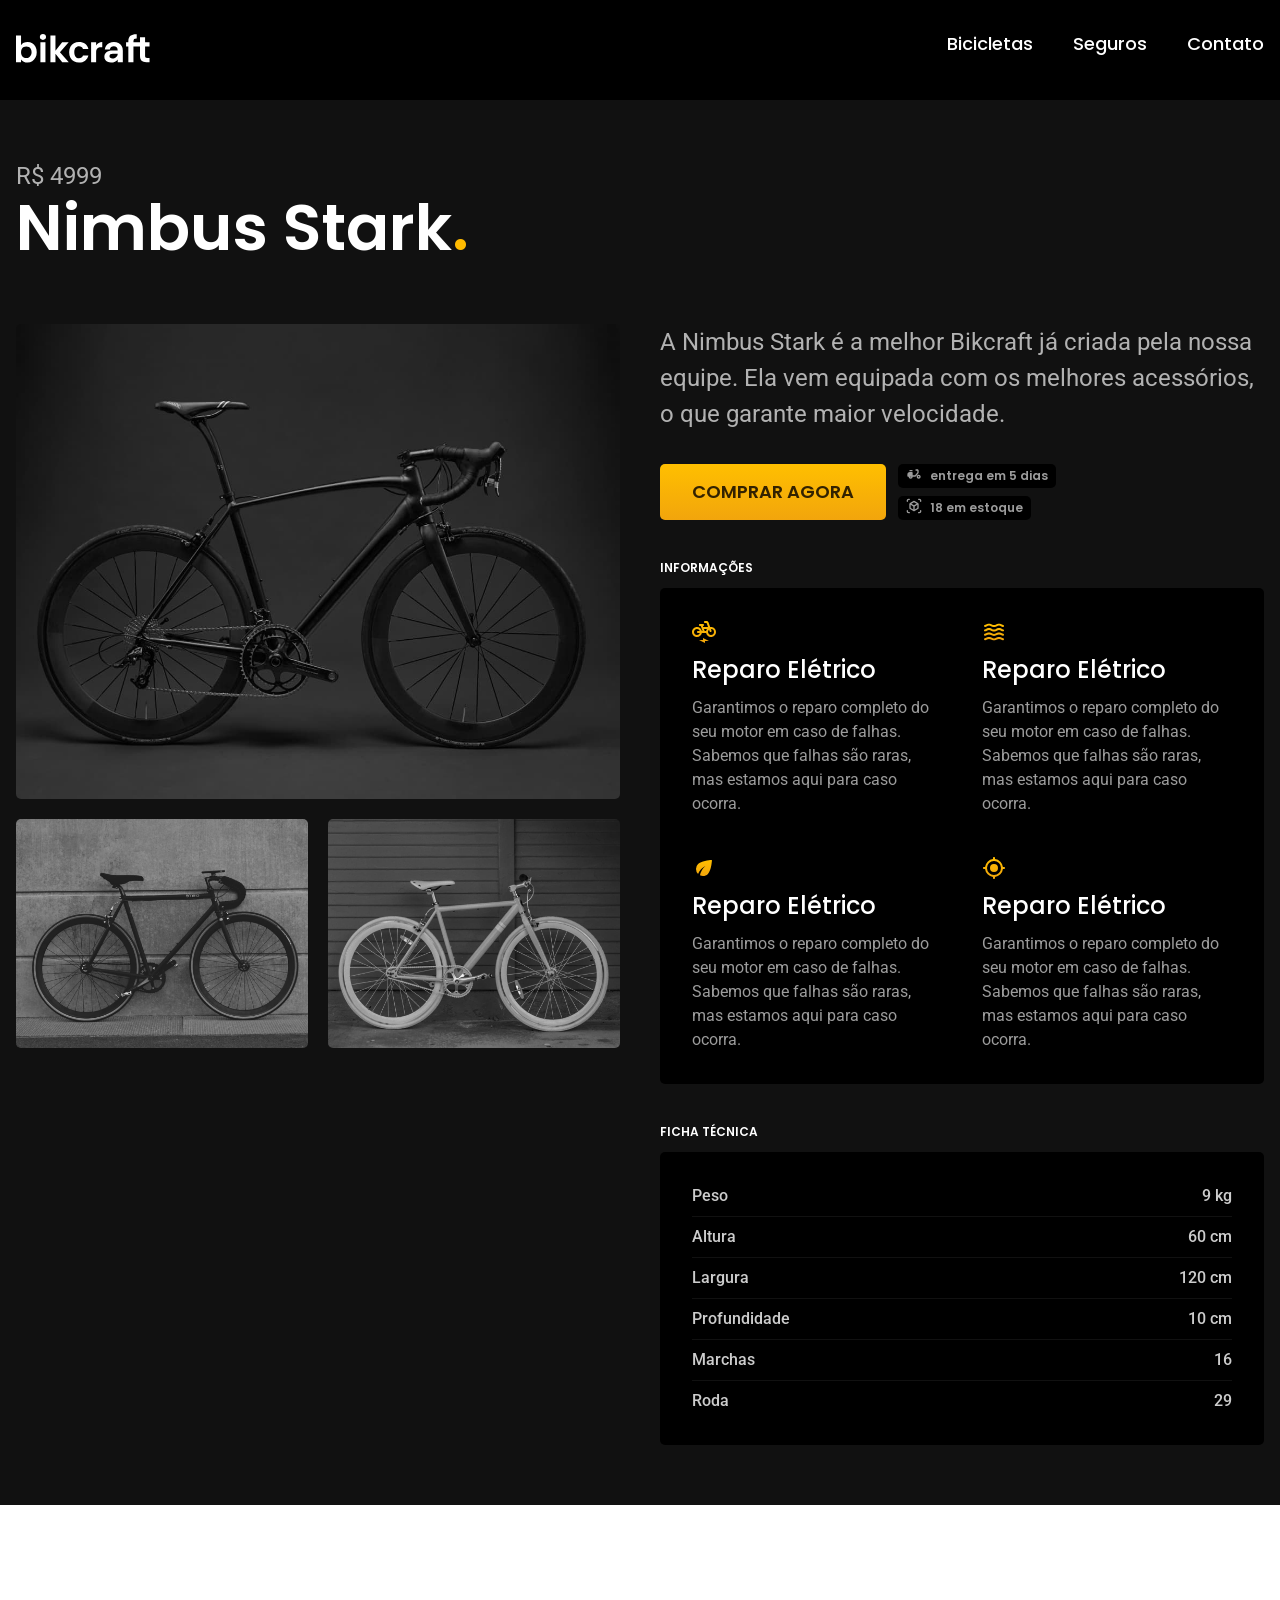
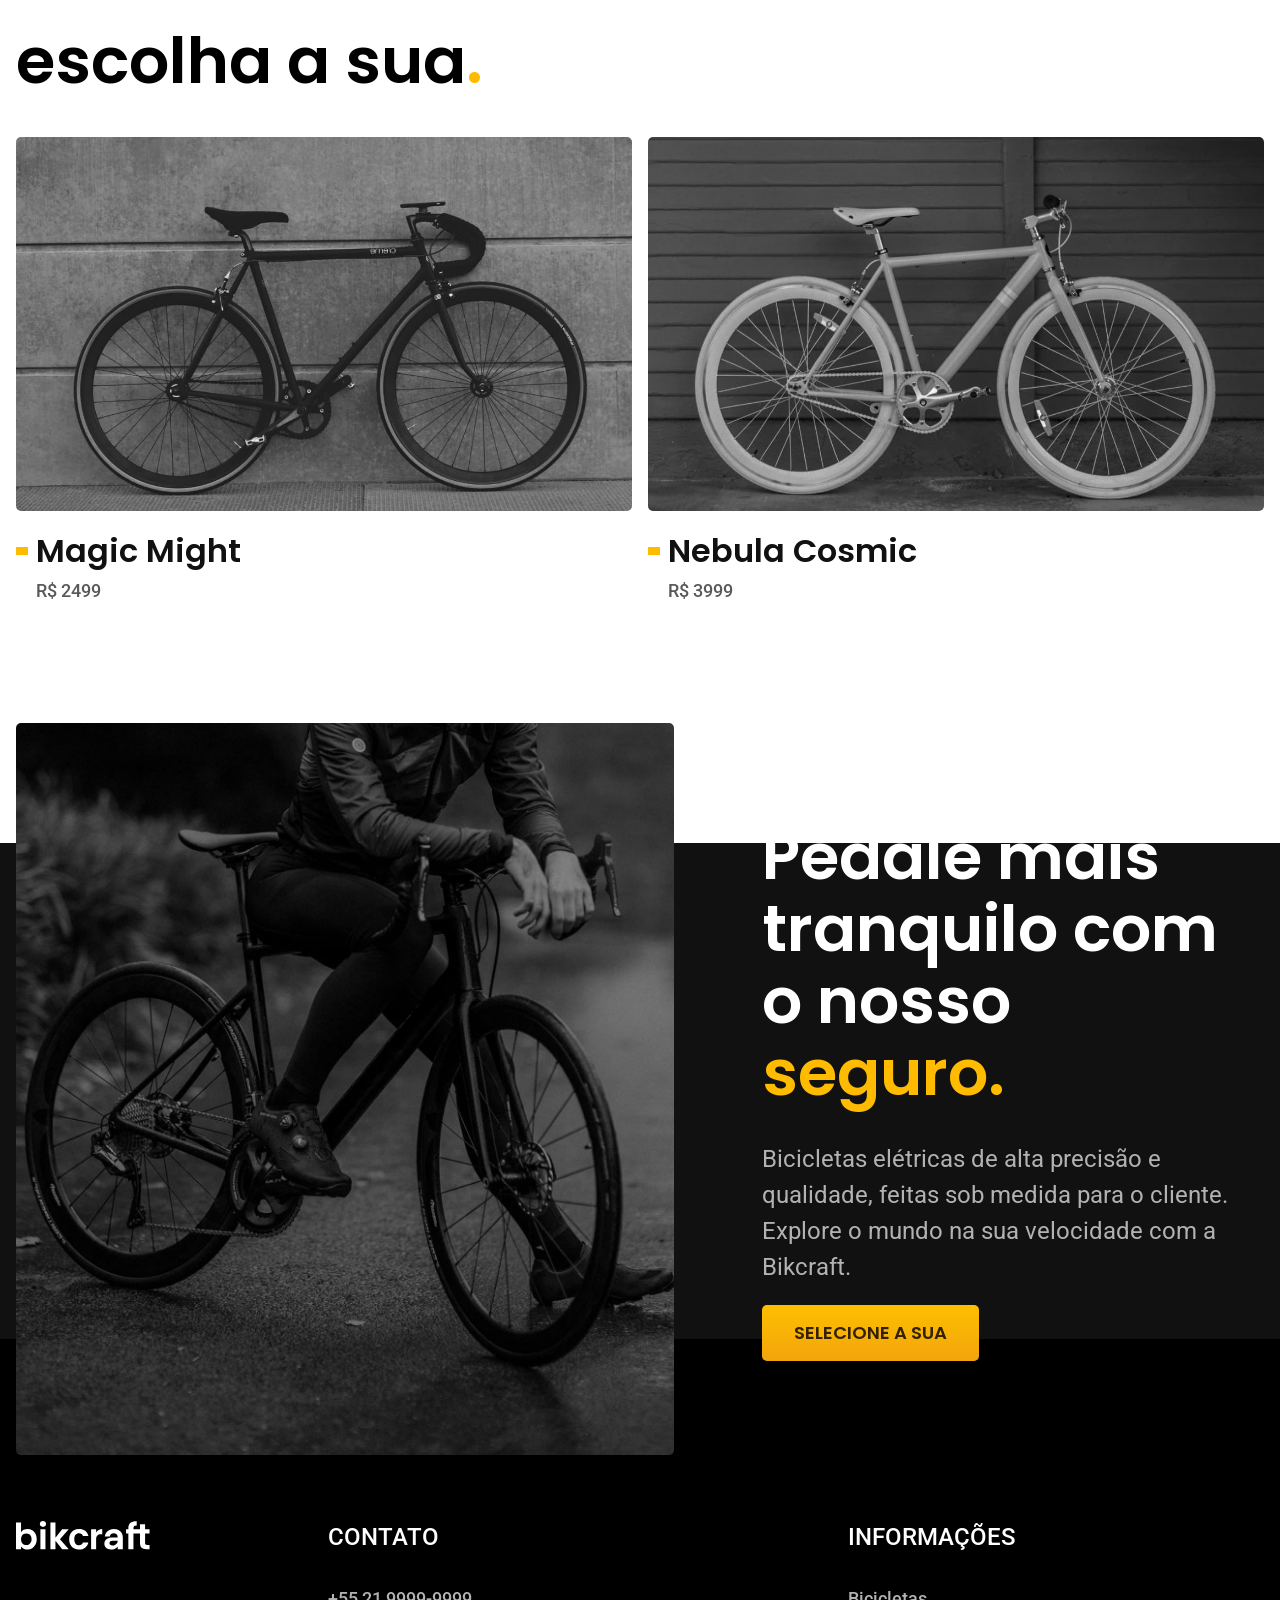
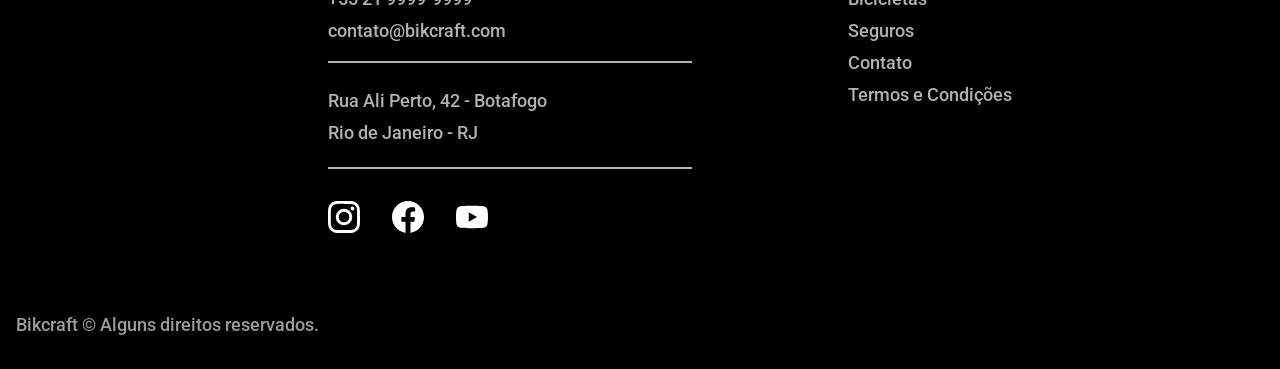
<file: bicicletas/nimbus.html>
<!DOCTYPE html>
<html lang="pt-br">

<head>
  <meta charset="UTF-8">
  <meta name="viewport" content="width=device-width, initial-scale=1.0">
  <title>Bikcraft</title>
  <meta name="description" content="Bicicletas elétricas de alta precisão e qualidade,  feitas sob medida para o cliente. Explore o mundo na sua velocidade com a Bikcraft.">

  <link rel="preconnect" href="https://fonts.googleapis.com">
  <link rel="preconnect" href="https://fonts.gstatic.com" crossorigin>
  <link href="https://fonts.googleapis.com/css2?family=Poppins&family=Roboto:ital,wght@1,100..900&display=swap" rel="stylesheet">
  <link rel="stylesheet" href="../css/style.css">
</head>

<body>
  <header class="header-desktop">
    <div class="container row  space-between">
      <a class="header__logo " href="/index.html">
        <img src="../img/bikcraft.svg" alt="logo bikcraft">
      </a>
      <nav class="header__nav">
        <ul class="header__list row gap-40 font-1-m">
          <li class="header__list-itens"><a href="/bicicletas.html">Bicicletas</a></li>
          <li class="header__list-itens"><a href="/seguros.html">Seguros</a></li>
          <li class="header__list-itens"><a href="/contato.html">Contato</a></li>
        </ul>
        <div class="header__hamburguer">
          <span></span>
          <span></span>
        </div>
      </nav>
    </div>
    <!-- <div class="overlay-mobile">
    <div>
      <nav class="header__nav">
        <ul class="header__list">
          <li class="header__list-itens"><a href="/bicicletas.html">Bicicletas</a></li>
          <li class="header__list-itens"><a href="/seguros.html">Seguros</a></li>
          <li class="header__list-itens"><a href="/contato.html">Contato</a></li>
        </ul>
      </nav>
    </div>
  </div> -->
  </header>


  <section class="bg-termos">
    <div class="container column gap-60">
      <div>
        <p class="tecnology__p-uper">R$ 4999</p>
        <h1 class="font-1-xxl g0">Nimbus Stark<span>.</span></h1>
      </div>

      <div class="row gap-40 start">

        <div class="grid-img-bike">
          <img src="../img/bicicleta/nimbus1.jpg" alt="">
          <img src="../img/bicicleta/nimbus2.jpg" alt="">
          <img src="../img/bicicleta/nimbus3.jpg" alt="">
        </div>

        <div class="column gap-40 bike-description">
          <div class="column gap-32">
            <div>
              <p class="font-2-l g5">A Nimbus Stark é a melhor Bikcraft já criada pela nossa equipe. Ela vem equipada com os melhores acessórios, o que garante maior velocidade.</p>
            </div>
            <div class="row cta-description start gap-12">
              <a href="" class="btn-gradient">Comprar Agora</a>
              <div class="column gap-8 start">
                <p class="row gap-8 font-1-xs center"><span><img src="../img/icones/entrega.svg" alt=""></span>entrega em 5 dias</p>
                <p class="row gap-8 font-1-xs center"><span><img src="../img/icones/estoque.svg" alt=""></span>18 em estoque</p>
              </div>
            </div>
          </div>

          <div class="column gap-12">
            <h3 class="font-1-xs g0">Informações</h3>

            <div class="bike-description__grid-cards">
              <!-- CARD-1 -->
              <div class="column gap-8">
                <img src="/img/icones/eletrica.svg" alt="">
                <h4 class="font-1-l g0">Reparo Elétrico</h4>
                <p class="font-2-s g6">Garantimos o reparo completo do seu motor em caso de falhas. Sabemos que falhas são raras, mas estamos aqui para caso ocorra.</p>
              </div>

              <!-- CARD-2 -->
              <div class="column gap-8">
                <img src="/img/icones/carbono.svg" alt="">
                <h4 class="font-1-l g0">Reparo Elétrico</h4>
                <p class="font-2-s g6">Garantimos o reparo completo do seu motor em caso de falhas. Sabemos que falhas são raras, mas estamos aqui para caso ocorra.</p>
              </div>

              <!-- CARD-3 -->
              <div class="column gap-8">
                <img src="/img/icones/sustentavel.svg" alt="">
                <h4 class="font-1-l g0">Reparo Elétrico</h4>
                <p class="font-2-s g6">Garantimos o reparo completo do seu motor em caso de falhas. Sabemos que falhas são raras, mas estamos aqui para caso ocorra.</p>
              </div>

              <!-- CARD-4 -->
              <div class="column gap-8">
                <img src="/img/icones/rastreador.svg" alt="">
                <h4 class="font-1-l g0">Reparo Elétrico</h4>
                <p class="font-2-s g6">Garantimos o reparo completo do seu motor em caso de falhas. Sabemos que falhas são raras, mas estamos aqui para caso ocorra.</p>
              </div>
            </div>
          </div>
          <div class="bike-description__table column gap-12">
            <h3 class="font-1-xs g0">Ficha Técnica</h3>
            <ul class="column">
              <li class="row space-between">Peso<span>9 kg</span></li>
              <li class="row space-between">Altura<span>60 cm</span></li>
              <li class="row space-between">Largura<span>120 cm</span></li>
              <li class="row space-between">Profundidade<span>10 cm</span></li>
              <li class="row space-between">Marchas<span>16</span></li>
              <li class="row space-between">Roda<span>29</span></li>
            </ul>
          </div>
        </div>
      </div>
    </div>
  </section>

  <article class="section-bike">
    <div class="container column gap-40">
      <div>
        <h2 class="font-1-xxl">escolha a sua<span>.</span></h2>
      </div>
      <div class="bike__div-cards row gap-16">
        <div class="bike__cards ">
          <a href="./magic.html">
            <div class="bike__cards-img"><img src="/img/bicicletas/magic.jpg" alt=""></div>
            <div class="bike__cards-price">
              <h3 class="font-1-xl">Magic Might</h3>
              <p class="font-2-m">R$ 2499</p>
            </div>
          </a>
        </div>

        <div class="bike__cards">
          <a href="./nebula.html">
            <div class="bike__cards-img"><img src="/img/bicicletas/nebula.jpg" alt=""></div>
            <div class="bike__cards-price">
              <h3 class="font-1-xl">Nebula Cosmic</h3>
              <p class="font-2-m">R$ 3999</p>
            </div>
          </a>
        </div>
      </div>
    </div>
  </article>

  <section class="cta-seguro">
    <div class="container row   gap-88">
      <div><img class="cta-seguro-img" src="../img/fotos/seguros.jpg" alt="imagem de uma bicicleta toda preta feita de carbono"></div>
      <div class="cta-seguro__div">
        <h1 class="font-1-xxl">Pedale mais tranquilo com o nosso <span>seguro.</span></h1>
        <p class="font-2-l g5">Bicicletas elétricas de alta precisão e qualidade, feitas sob medida para o cliente. Explore o mundo na sua velocidade com a Bikcraft.</p>
        <a href="" class="btn-gradient">Selecione a sua</a>
      </div>
    </div>
  </section>



  <footer>
    <div class="container">
      <div>
        <img src="../img/bikcraft.svg" alt="logo bikcraft">
      </div>
      <div class="footer__contact column gap-32">
        <h3 class="font-2-l-b g0 uppercase">Contato</h3>
        <ul class="font-2-m g5 column gap-8">
          <li>+55 21 9999-9999</li>
          <li>contato@bikcraft.com</li>
          <li>Rua Ali Perto, 42 - Botafogo</li>
          <li>Rio de Janeiro - RJ</li>
        </ul>
        <div class="social-icons row gap-32">
          <img src="../img/redes/instagram.svg" alt="">
          <img src="../img/redes/facebook.svg" alt="">
          <img src="../img/redes/youtube.svg" alt="">
        </div>
      </div>
      <div class="column gap-32">
        <h3 class="font-2-l-b uppercase g0">Informações</h3>
        <nav>
          <ul class="font-2-m g5 column gap-8">
            <li><a href="./bicicletas.html">Bicicletas</a></li>
            <li><a href="./seguros.html">Seguros</a></li>
            <li><a href="./contato.html">Contato</a></li>
            <li><a href="./termos.html">Termos e Condições</a></li>
          </ul>
        </nav>
      </div>
      <div class="footer__politicas">
        <p class="font-2-m g6">Bikcraft © Alguns direitos reservados.</p>
      </div>
    </div>
  </footer>

</body>

</html>
</file>
<file: css/style.css>
/* ESTILOS INICIAIS */
@import "./global/global.css";
@import "./global/tipografy.css";
@import "./global/colors.css";
@import "./global/spacing.css";
@import "./global/components.css";

/* ESTILOS DA PAGINÁ HOME */
@import "./global/header.css";
@import "./home/home.css";
@import "./global/footer.css";

/* ESTILOS DA PAGINÁ BICICLETAS */
@import "./bicicletas/bicicletas.css";
@import "./bicicletas/nimbus.css";

/* ESTILOS DA PAGINÁ ORÇAMENTO */
@import "./orcamento/orcamento.css";

/* ESTILOS DA PAGINÁ SEGUROS */
@import "./seguros/seguros.css";

/* ESTILOS DA PAGINÁ CONTATO */
@import "./contato/contato.css";

@import "./termos/termos.css";
</file>
